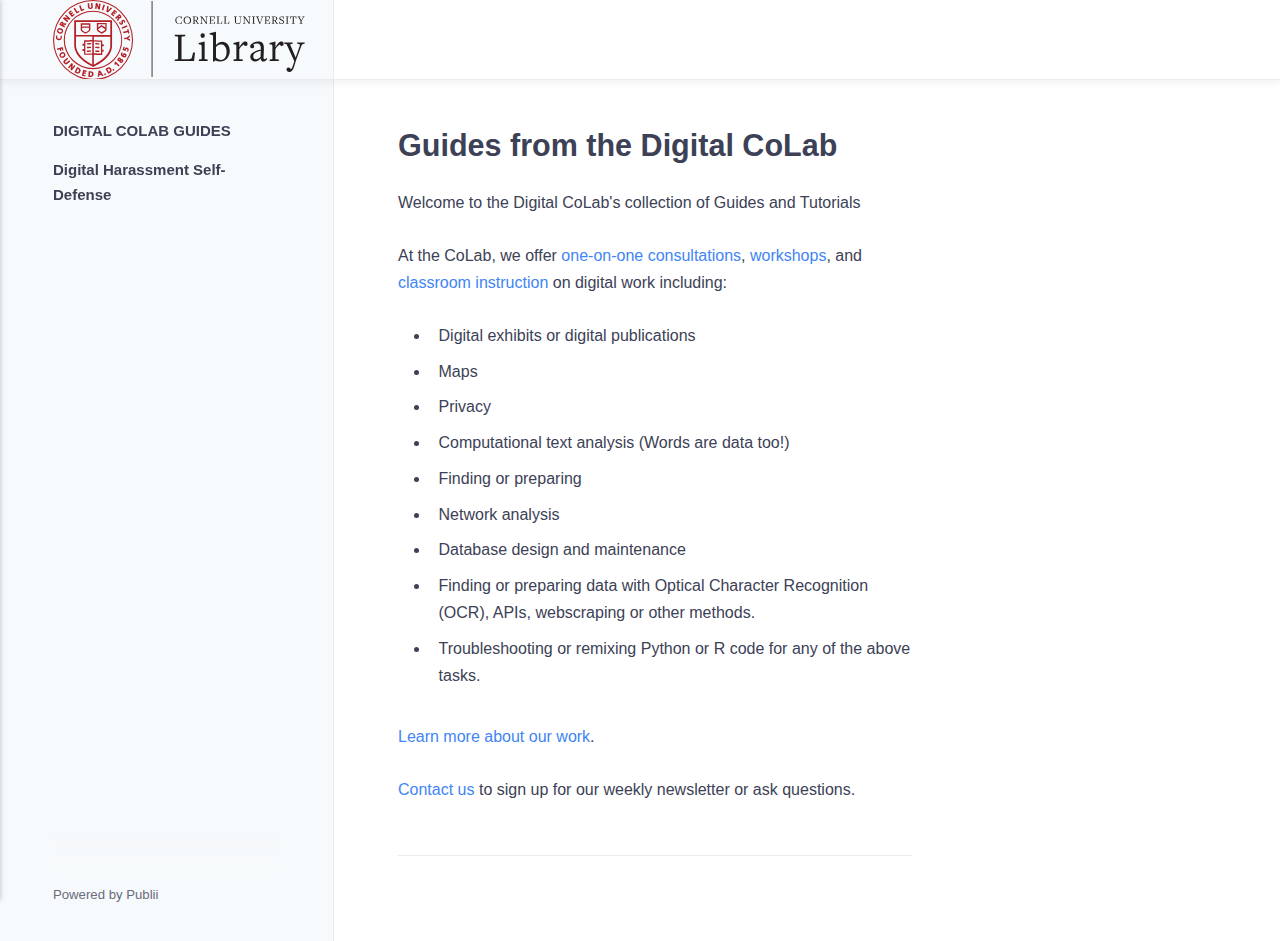
<file: index.html>
<!DOCTYPE html><html lang="en-us"><head><meta charset="utf-8"><meta http-equiv="X-UA-Compatible" content="IE=edge"><meta name="viewport" content="width=device-width,initial-scale=1"><title>Cornell CoLab&#x27;s Guides</title><meta name="generator" content="Publii Open-Source CMS for Static Site"><link rel="canonical" href="https://cornellcolab.github.io/guides/"><link rel="alternate" type="application/atom+xml" href="https://cornellcolab.github.io/guides/feed.xml"><link rel="alternate" type="application/json" href="https://cornellcolab.github.io/guides/feed.json"><meta property="og:title" content="Cornell CoLab's Guides"><meta property="og:image" content="https://cornellcolab.github.io/guides/media/website/Library_Web_Red-2.svg"><meta property="og:image:width" content="220"><meta property="og:image:height" content="69"><meta property="og:site_name" content="Cornell CoLab's Guides"><meta property="og:description" content=""><meta property="og:url" content="https://cornellcolab.github.io/guides/"><meta property="og:type" content="website"><link rel="stylesheet" href="https://cornellcolab.github.io/guides/assets/css/style.css?v=904dede48421f507afa42b80ecdb14a8"><link rel="stylesheet" href="https://cornellcolab.github.io/guides/assets/css/prism-dark.css?v=4cc85e12ca94c0614c9359a37eb69a0c"><script type="application/ld+json">{"@context":"http://schema.org","@type":"Organization","name":"Cornell CoLab's Guides","logo":"https://cornellcolab.github.io/guides/media/website/Library_Web_Red-2.svg","url":"https://cornellcolab.github.io/guides/"}</script></head><body><header class="top"><div class="top__logo"><a class="logo" href="https://cornellcolab.github.io/guides/"><img src="https://cornellcolab.github.io/guides/media/website/Library_Web_Red-2.svg" alt="Cornell CoLab&#x27;s Guides" width="220" height="69"></a></div><button class="navbar__toggle" aria-label="Menu" aria-haspopup="true" aria-expanded="false"><span class="navbar__toggle-box"><span class="navbar__toggle-inner">Menu</span></span></button></header><main class="main"><div class="main__left"><div class="main__left-inner"><div class="main__left-content"><article class="post post--on-frontpage"><header><h1 class="post__title">Guides from the Digital CoLab</h1></header><div class="post__entry"><p>Welcome to the Digital CoLab's collection of Guides and Tutorials</p><p>At the CoLab, we offer <a href="https://digitalscholarship.library.cornell.edu/contact">one-on-one consultations</a>, <a href="https://digitalscholarship.library.cornell.edu/education">workshops</a>, and <a href="https://digitalscholarship.library.cornell.edu/contact">classroom instruction</a> on digital work including:</p><ul><li>Digital exhibits or digital publications</li><li>Maps</li><li>Privacy</li><li>Computational text analysis (Words are data too!)</li><li>Finding or preparing</li><li>Network analysis</li><li>Database design and maintenance</li><li>Finding or preparing data with Optical Character Recognition (OCR), APIs, webscraping or other methods.</li><li>Troubleshooting or remixing Python or R code for any of the above tasks. </li></ul><p><a href="https://digitalscholarship.library.cornell.edu/about">Learn more about our work</a>.</p><p><a href="http://digitalscholarship.library.cornell.edu/contact">Contact us</a> to sign up for our weekly newsletter or ask questions.</p></div><footer><div class="post__footer-bottom"></div></footer></article></div></div></div><div class="main__right"><div class="main__right-inner"><nav class="navbar"><ul class="navbar__menu"><li><span class="is-separator">DIGITAL COLAB GUIDES</span></li><li><a href="https://cornellcolab.github.io/guides/harassment/" target="_self">Digital Harassment Self-Defense</a></li></ul></nav><div class="footer main__right-footer"><div class="footer__copy">Powered by Publii</div></div></div></div></main><footer class="footer"><div class="footer__wrap"><div class="footer__inner"><div class="footer__copy">Powered by Publii</div></div></div></footer><script>window.publiiThemeMenuConfig = {    
        mobileMenuMode: 'sidebar',        
        submenuWidth: 300,        
        mobileMenuExpandableSubmenus: true,
        isHoverMenu: false,
        ariaButtonAttribute: 'aria-expanded',
   };</script><script defer="defer" src="https://cornellcolab.github.io/guides/assets/js/scripts.min.js?v=2633843d0ec7bc1192485f15a75eb96d"></script><script>var images = document.querySelectorAll('img[loading]');

        for (var i = 0; i < images.length; i++) {
            if (images[i].complete) {
                images[i].classList.add('is-loaded');
            } else {
                images[i].addEventListener('load', function () {
                    this.classList.add('is-loaded');
                }, false);
            }
        }</script><script defer="defer" src="https://cornellcolab.github.io/guides/assets/js/prism.js?v=3f40a85448916137440d70109f6ef21e"></script><script defer="defer" src="https://cornellcolab.github.io/guides/assets/js/prism-line-numbers.min.js?v=13275d3ac10d7028cf6a6f5da276f68c"></script><script defer="defer" src="https://cornellcolab.github.io/guides/assets/js/clipboard.min.js?v=ad98572d415d2f2452845a6068a913c0"></script><script defer="defer" src="https://cornellcolab.github.io/guides/assets/js/prism-copy-to-clipboard.min.js?v=57b50bd6f44169b9bab177133c984653"></script></body></html>
</file>
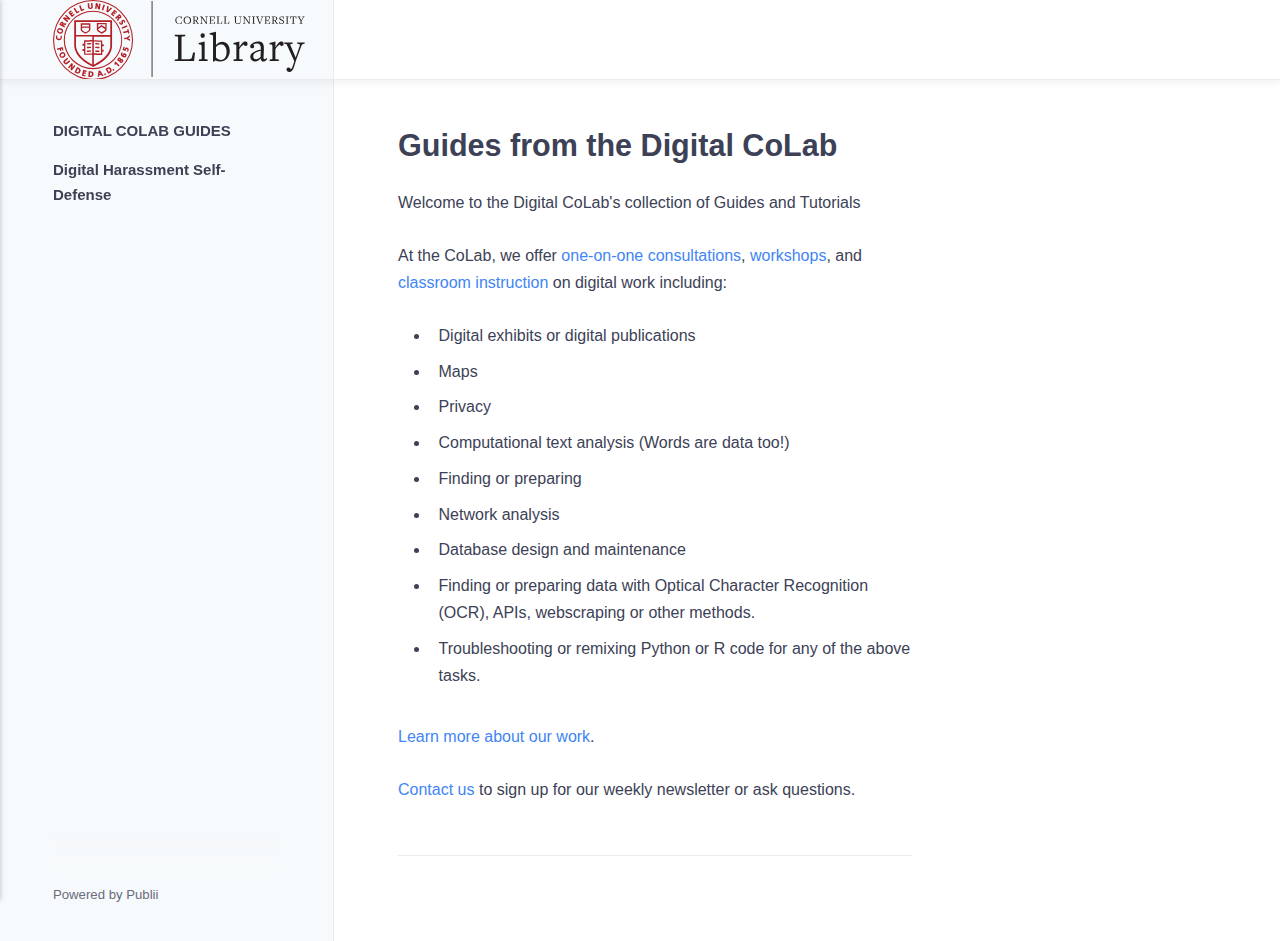
<file: guide/index.html>
<!DOCTYPE html><html lang="en-us"><head><meta charset="utf-8"><meta http-equiv="X-UA-Compatible" content="IE=edge"><meta name="viewport" content="width=device-width,initial-scale=1"><title>Guides from the Digital CoLab - Cornell CoLab&#x27;s Guides</title><meta name="description" content="Welcome to the Digital CoLab's collection of Guides and Tutorials At the CoLab, we offer one-on-one consultations, workshops, and classroom instruction on digital work including:&hellip;"><meta name="generator" content="Publii Open-Source CMS for Static Site"><link rel="canonical" href="https://cornellcolab.github.io/guides/guide/"><link rel="alternate" type="application/atom+xml" href="https://cornellcolab.github.io/guides/feed.xml"><link rel="alternate" type="application/json" href="https://cornellcolab.github.io/guides/feed.json"><meta property="og:title" content="Guides from the Digital CoLab"><meta property="og:image" content="https://cornellcolab.github.io/guides/media/website/Library_Web_Red-2.svg"><meta property="og:image:width" content="220"><meta property="og:image:height" content="69"><meta property="og:site_name" content="Cornell CoLab's Guides"><meta property="og:description" content="Welcome to the Digital CoLab's collection of Guides and Tutorials At the CoLab, we offer one-on-one consultations, workshops, and classroom instruction on digital work including:&hellip;"><meta property="og:url" content="https://cornellcolab.github.io/guides//guide/"><meta property="og:type" content="article"><link rel="stylesheet" href="https://cornellcolab.github.io/guides/assets/css/style.css?v=904dede48421f507afa42b80ecdb14a8"><link rel="stylesheet" href="https://cornellcolab.github.io/guides/assets/css/prism-dark.css?v=4cc85e12ca94c0614c9359a37eb69a0c"><script type="application/ld+json">{"@context":"http://schema.org","@type":"Article","mainEntityOfPage":{"@type":"WebPage","@id":"https://cornellcolab.github.io/guides/guide/"},"headline":"Guides from the Digital CoLab","datePublished":"2022-10-16T18:36-04:00","dateModified":"2022-10-18T12:37-04:00","image":{"@type":"ImageObject","url":"https://cornellcolab.github.io/guides/media/website/Library_Web_Red-2.svg","height":69,"width":220},"description":"Welcome to the Digital CoLab's collection of Guides and Tutorials At the CoLab, we offer one-on-one consultations, workshops, and classroom instruction on digital work including:&hellip;","author":{"@type":"Person","name":"The Digital CoLab at Cornell University Library","url":"https://cornellcolab.github.io/guides/authors/the-digital-colab-at-cornell-university-library/"},"publisher":{"@type":"Organization","name":"The Digital CoLab at Cornell University Library","logo":{"@type":"ImageObject","url":"https://cornellcolab.github.io/guides/media/website/Library_Web_Red-2.svg","height":69,"width":220}}}</script></head><body><header class="top"><div class="top__logo"><a class="logo" href="https://cornellcolab.github.io/guides/"><img src="https://cornellcolab.github.io/guides/media/website/Library_Web_Red-2.svg" alt="Cornell CoLab&#x27;s Guides" width="220" height="69"></a></div><button class="navbar__toggle" aria-label="Menu" aria-haspopup="true" aria-expanded="false"><span class="navbar__toggle-box"><span class="navbar__toggle-inner">Menu</span></span></button></header><main class="main"><div class="main__left"><div class="main__left-inner"><div class="main__left-content"><article class="post"><header><h1 class="post__title">Guides from the Digital CoLab</h1></header><div class="post__entry"><p>Welcome to the Digital CoLab's collection of Guides and Tutorials</p><p>At the CoLab, we offer <a href="https://digitalscholarship.library.cornell.edu/contact">one-on-one consultations</a>, <a href="https://digitalscholarship.library.cornell.edu/education">workshops</a>, and <a href="https://digitalscholarship.library.cornell.edu/contact">classroom instruction</a> on digital work including:</p><ul><li>Digital exhibits or digital publications</li><li>Maps</li><li>Privacy</li><li>Computational text analysis (Words are data too!)</li><li>Finding or preparing</li><li>Network analysis</li><li>Database design and maintenance</li><li>Finding or preparing data with Optical Character Recognition (OCR), APIs, webscraping or other methods.</li><li>Troubleshooting or remixing Python or R code for any of the above tasks. </li></ul><p><a href="https://digitalscholarship.library.cornell.edu/about">Learn more about our work</a>.</p><p><a href="http://digitalscholarship.library.cornell.edu/contact">Contact us</a> to sign up for our weekly newsletter or ask questions.</p></div><footer><div class="post__footer-bottom"></div></footer></article></div></div></div><div class="main__right"><div class="main__right-inner"><nav class="navbar"><ul class="navbar__menu"><li><span class="is-separator">DIGITAL COLAB GUIDES</span></li><li><a href="https://cornellcolab.github.io/guides/harassment/" target="_self">Digital Harassment Self-Defense</a></li></ul></nav><div class="footer main__right-footer"><div class="footer__copy">Powered by Publii</div></div></div></div></main><footer class="footer"><div class="footer__wrap"><div class="footer__inner"><div class="footer__copy">Powered by Publii</div></div></div></footer><script>window.publiiThemeMenuConfig = {    
        mobileMenuMode: 'sidebar',        
        submenuWidth: 300,        
        mobileMenuExpandableSubmenus: true,
        isHoverMenu: false,
        ariaButtonAttribute: 'aria-expanded',
   };</script><script defer="defer" src="https://cornellcolab.github.io/guides/assets/js/scripts.min.js?v=2633843d0ec7bc1192485f15a75eb96d"></script><script>var images = document.querySelectorAll('img[loading]');

        for (var i = 0; i < images.length; i++) {
            if (images[i].complete) {
                images[i].classList.add('is-loaded');
            } else {
                images[i].addEventListener('load', function () {
                    this.classList.add('is-loaded');
                }, false);
            }
        }</script><script defer="defer" src="https://cornellcolab.github.io/guides/assets/js/prism.js?v=3f40a85448916137440d70109f6ef21e"></script><script defer="defer" src="https://cornellcolab.github.io/guides/assets/js/prism-line-numbers.min.js?v=13275d3ac10d7028cf6a6f5da276f68c"></script><script defer="defer" src="https://cornellcolab.github.io/guides/assets/js/clipboard.min.js?v=ad98572d415d2f2452845a6068a913c0"></script><script defer="defer" src="https://cornellcolab.github.io/guides/assets/js/prism-copy-to-clipboard.min.js?v=57b50bd6f44169b9bab177133c984653"></script></body></html>
</file>
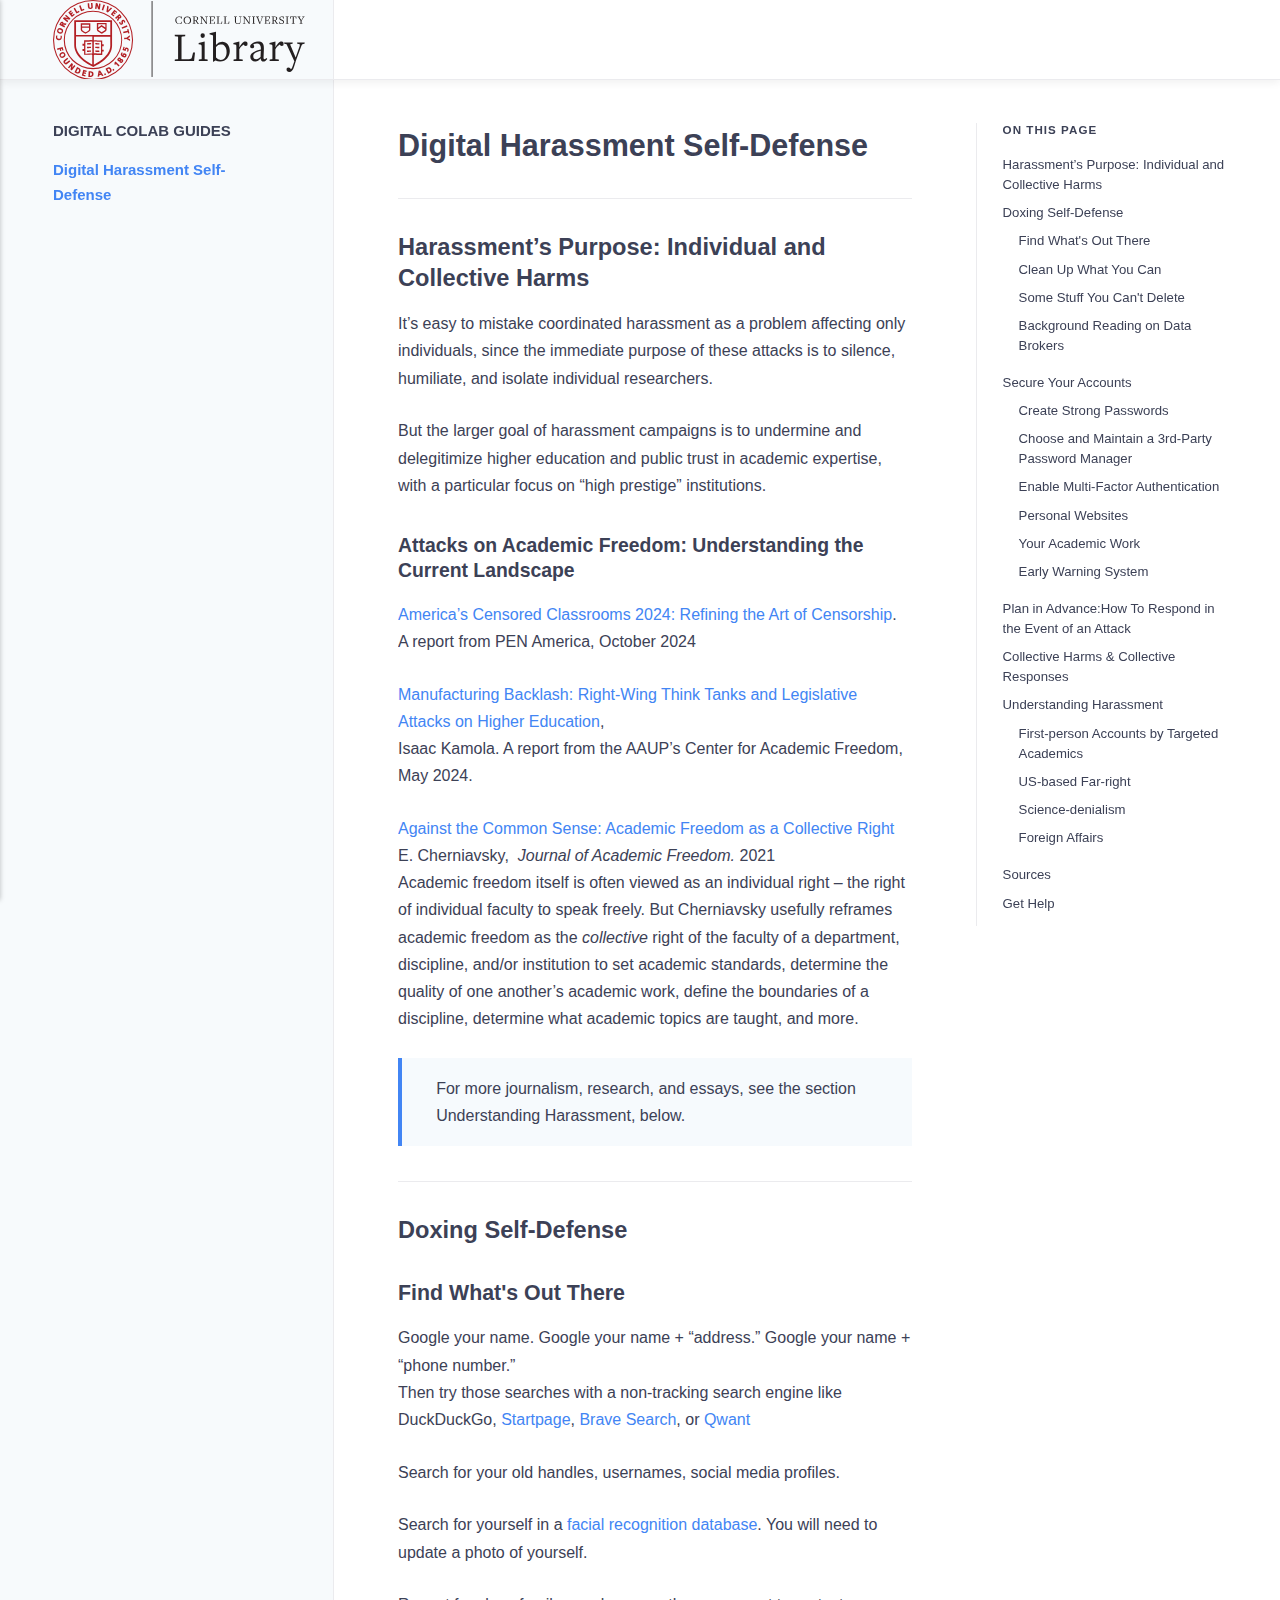
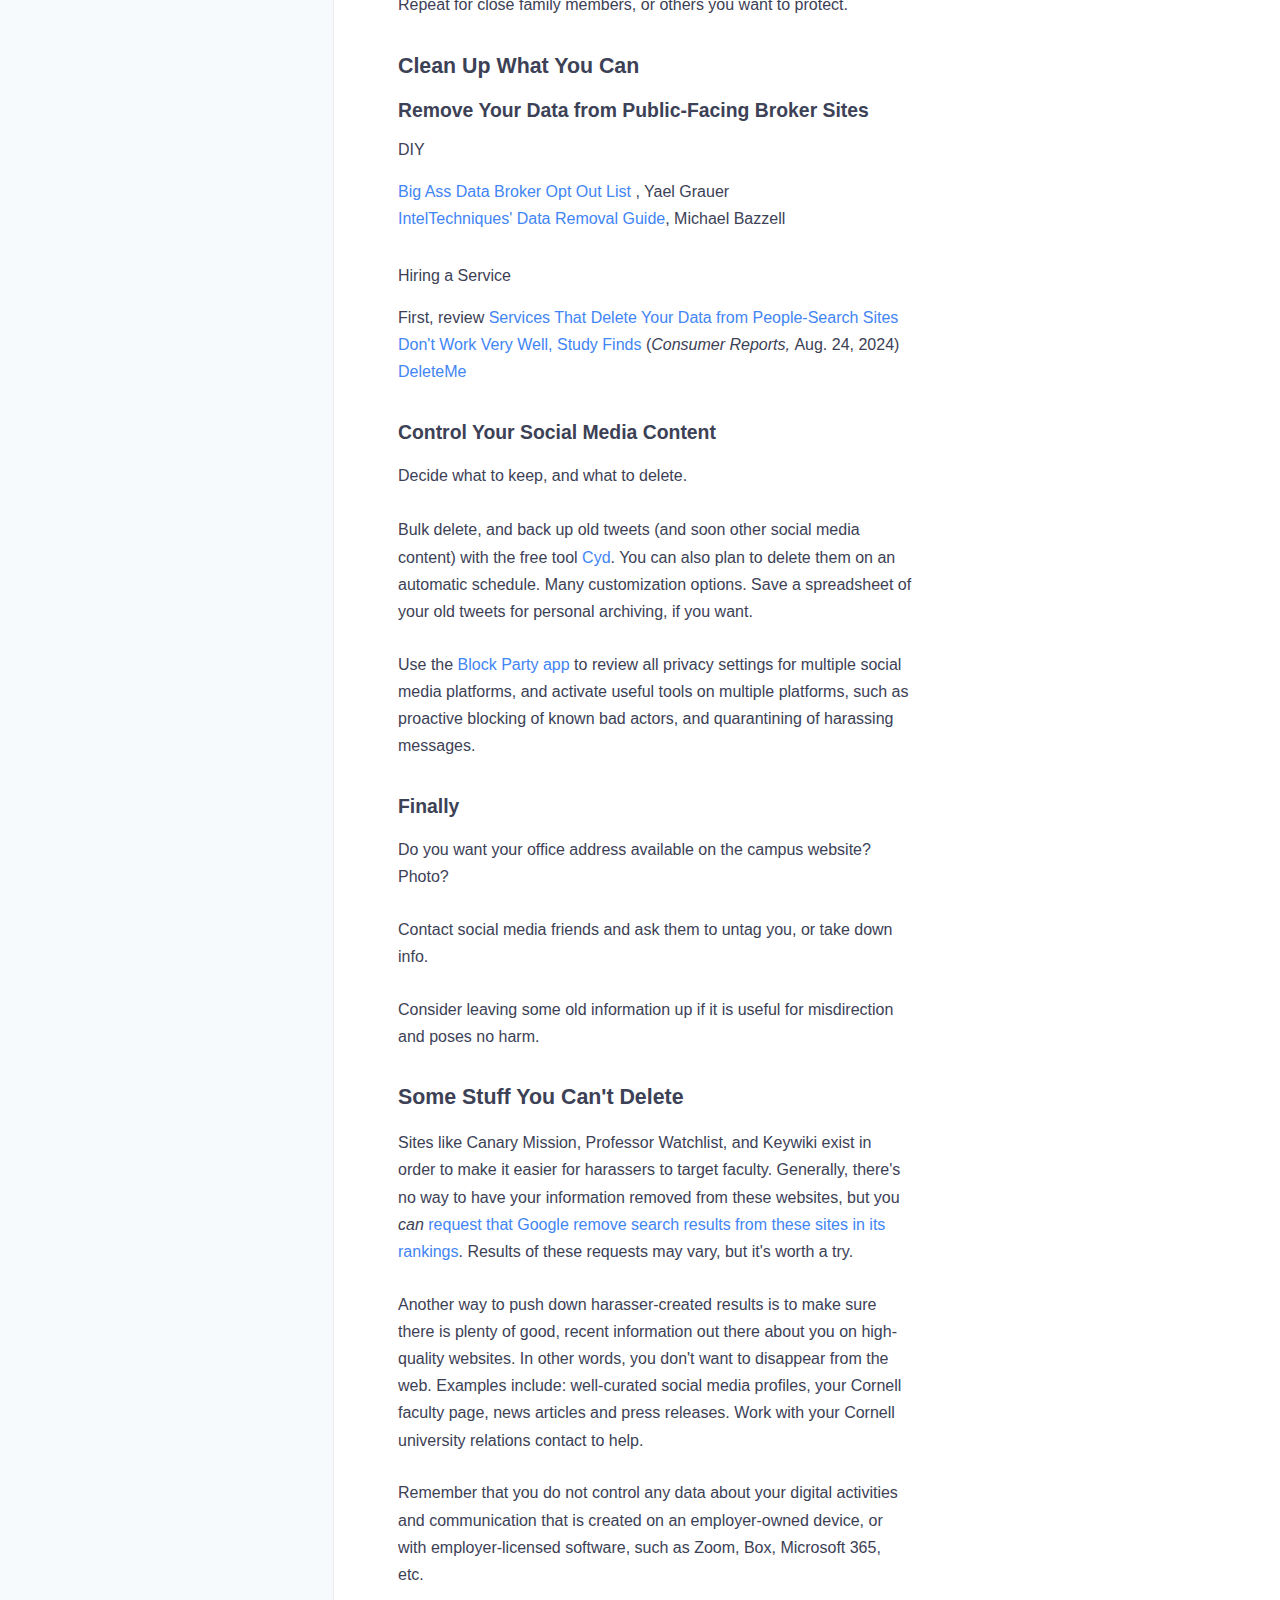
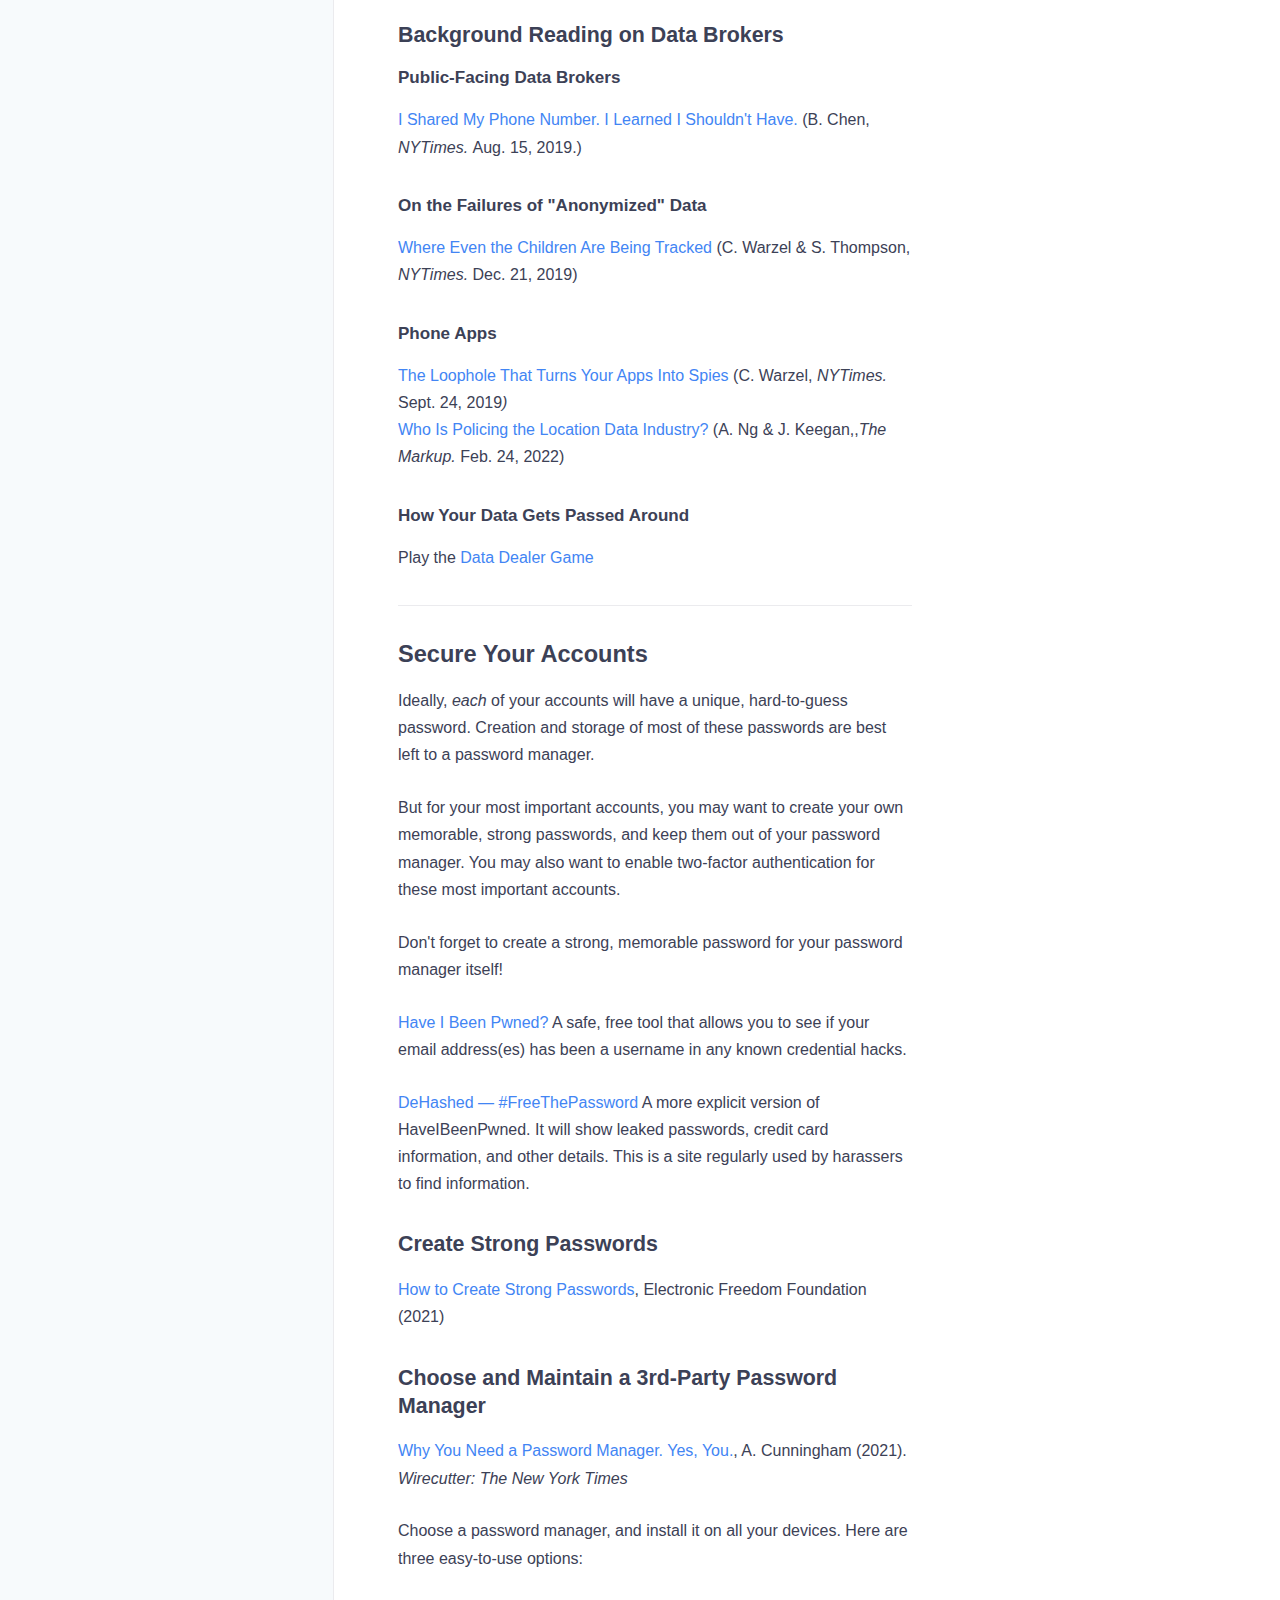
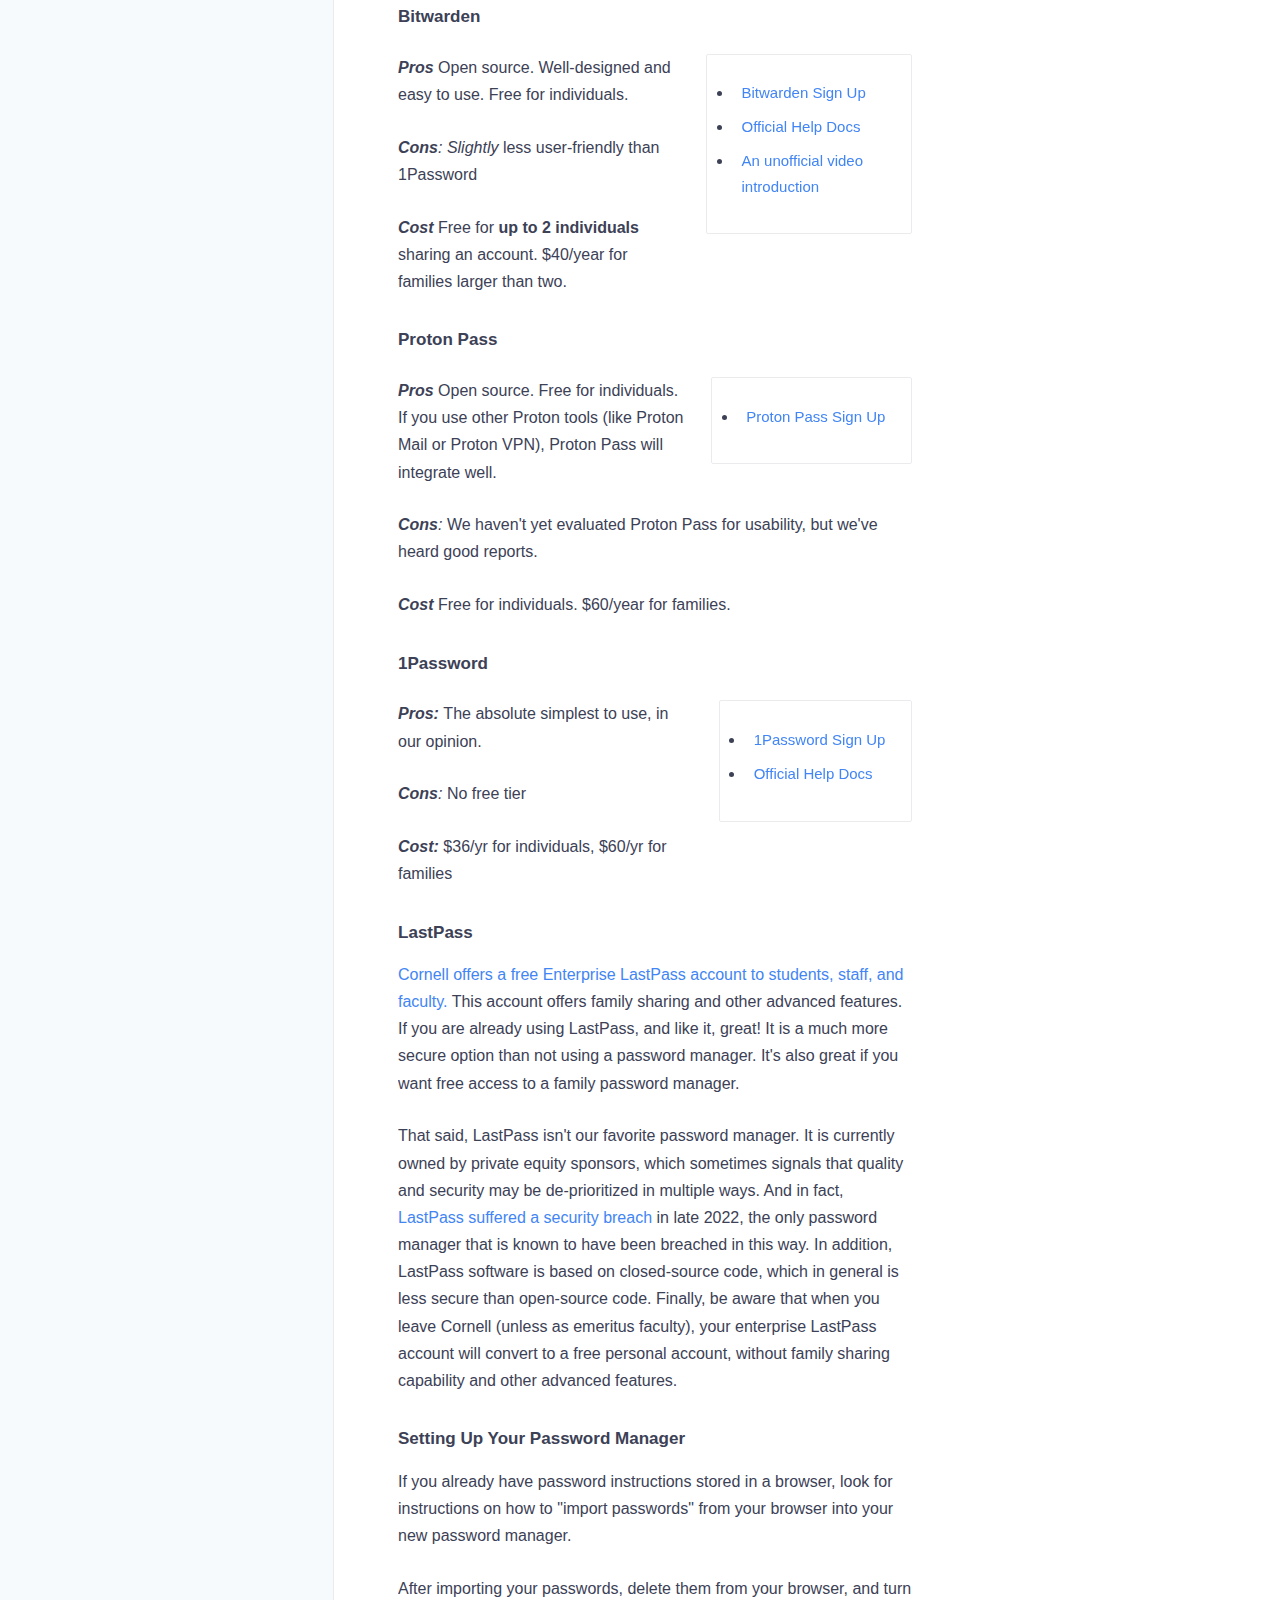
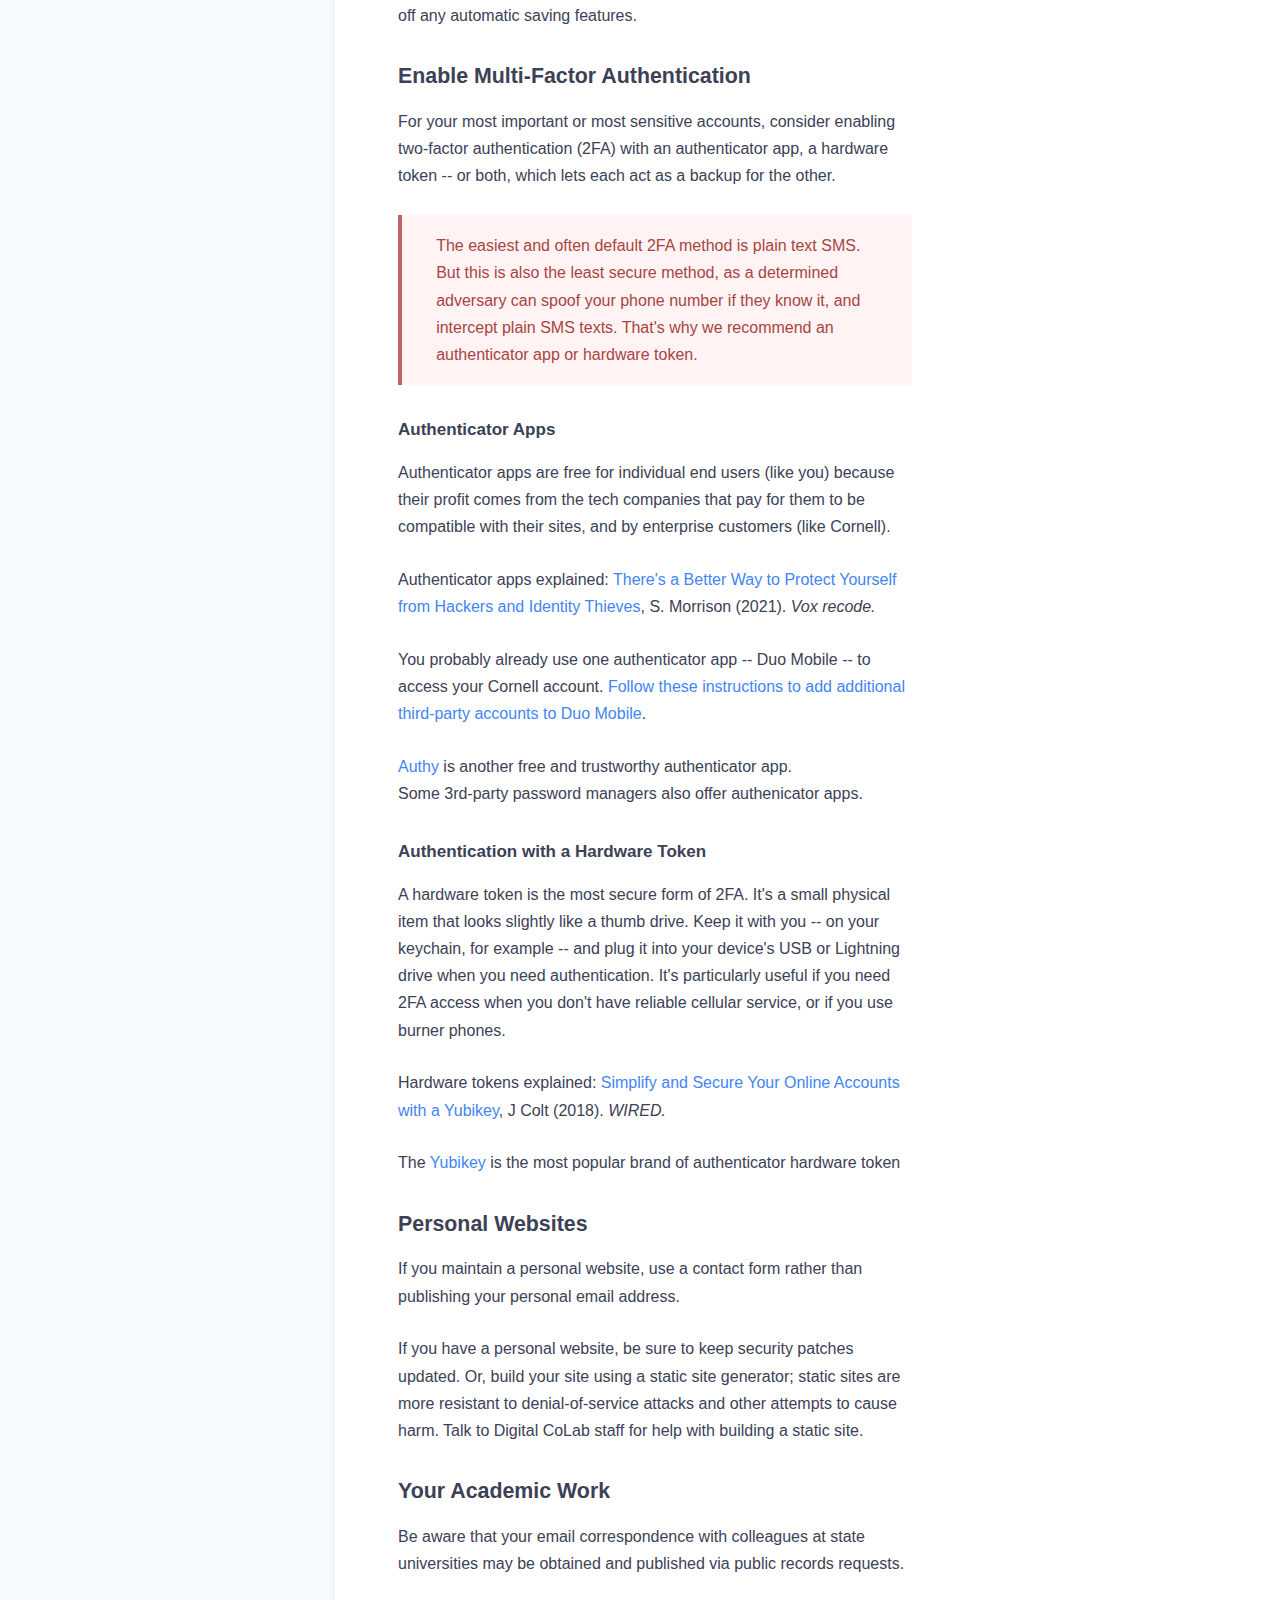
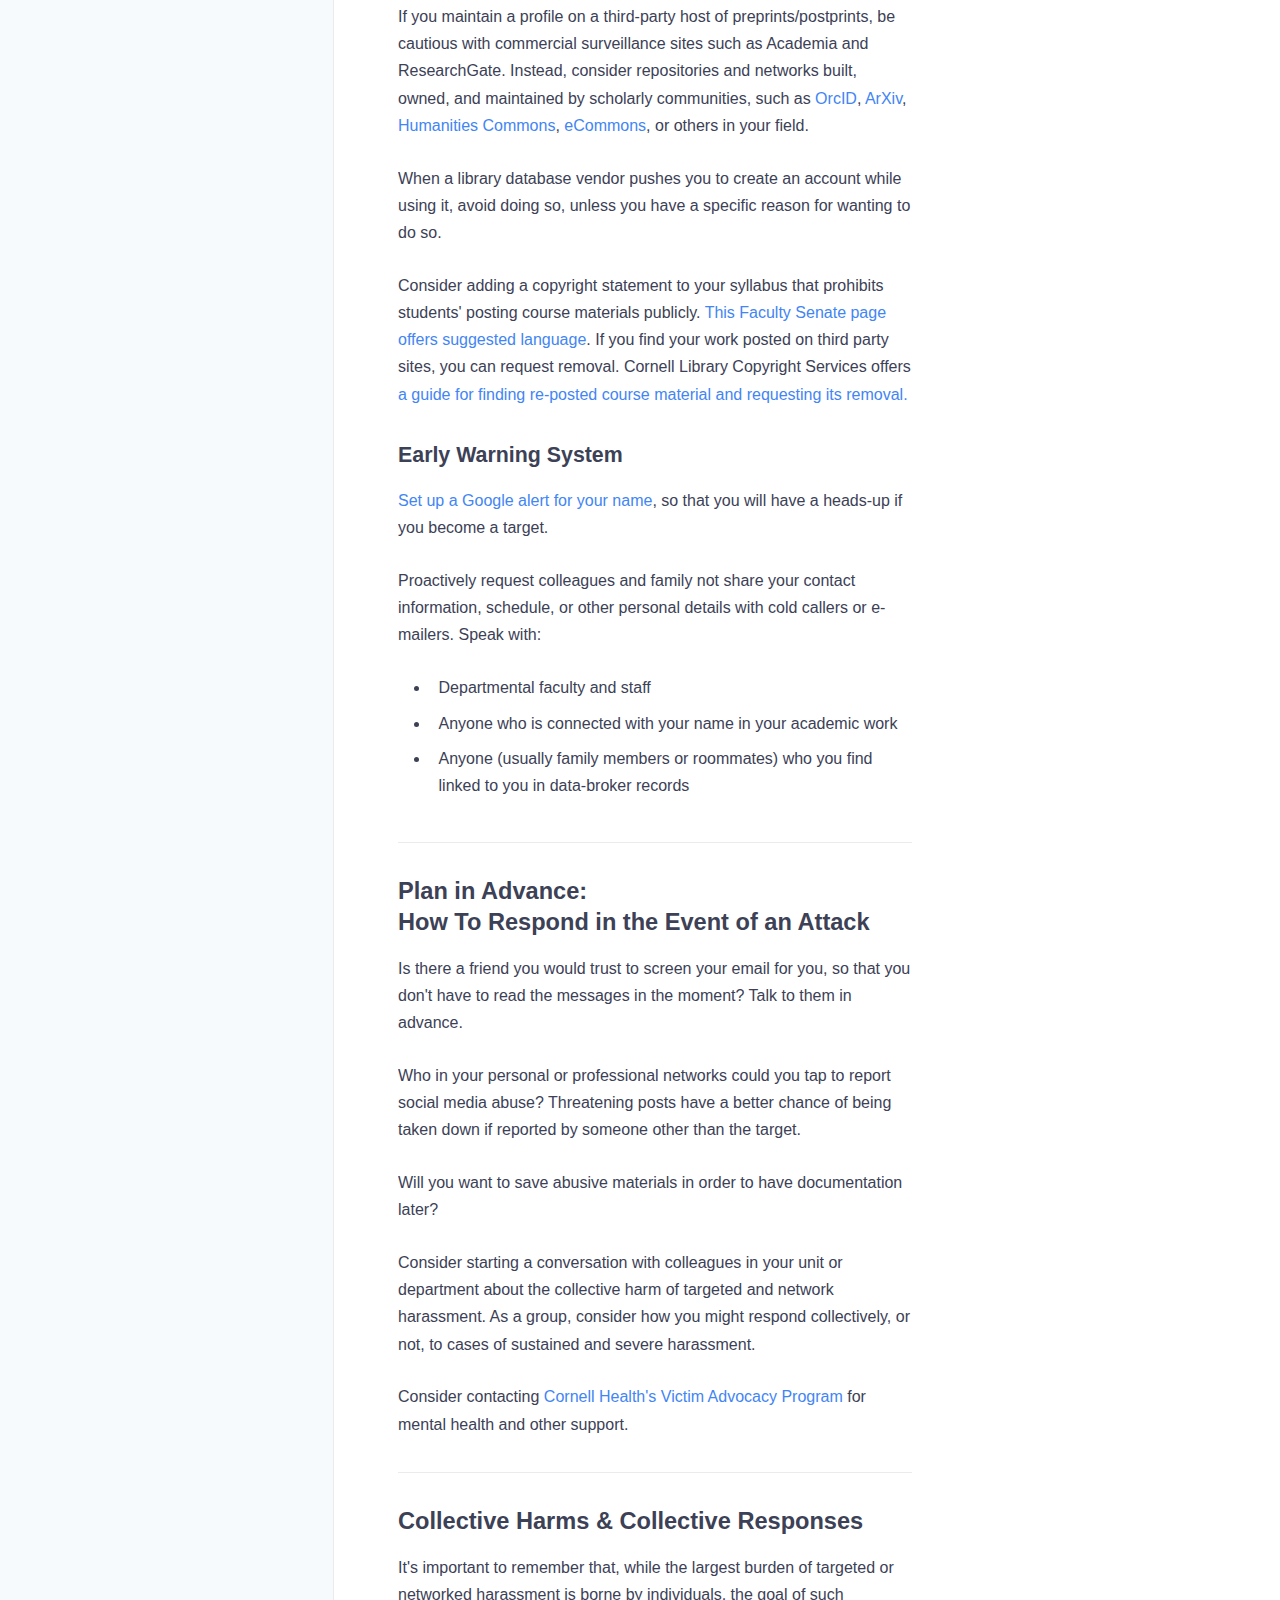
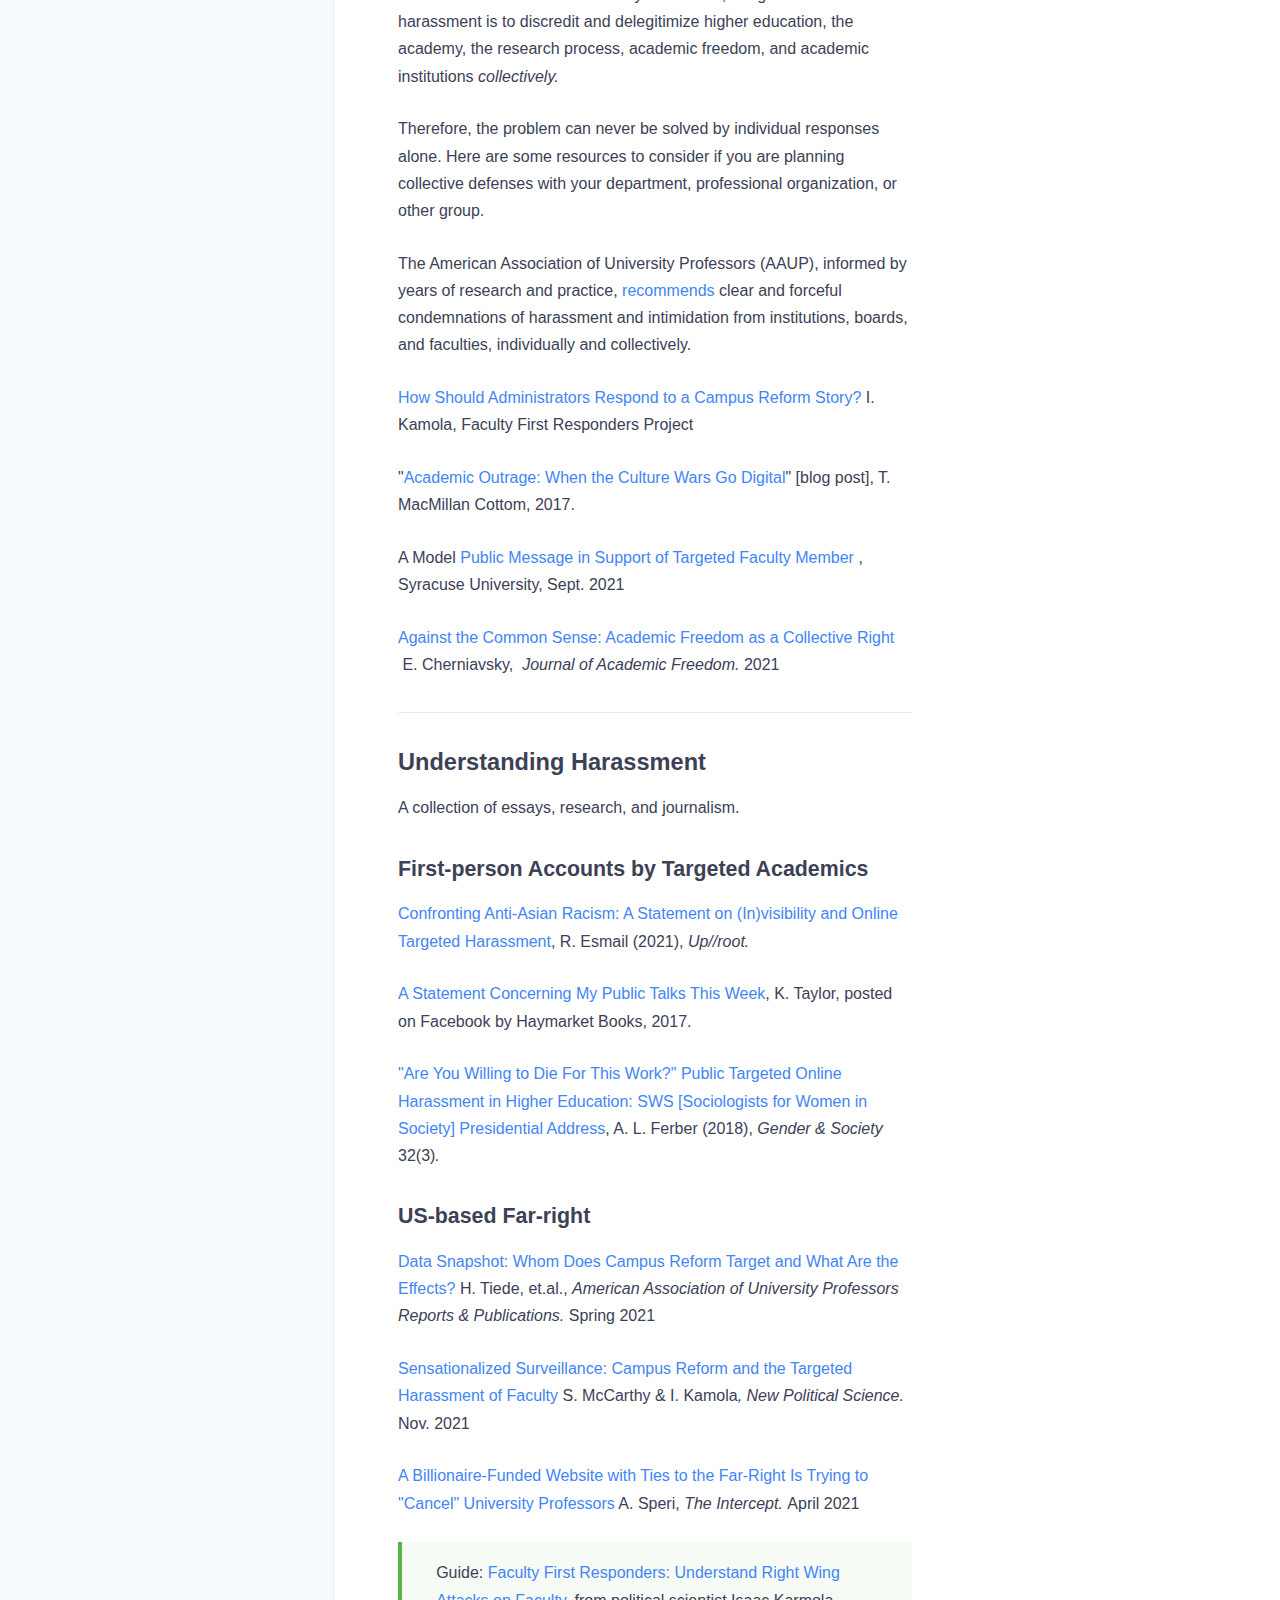
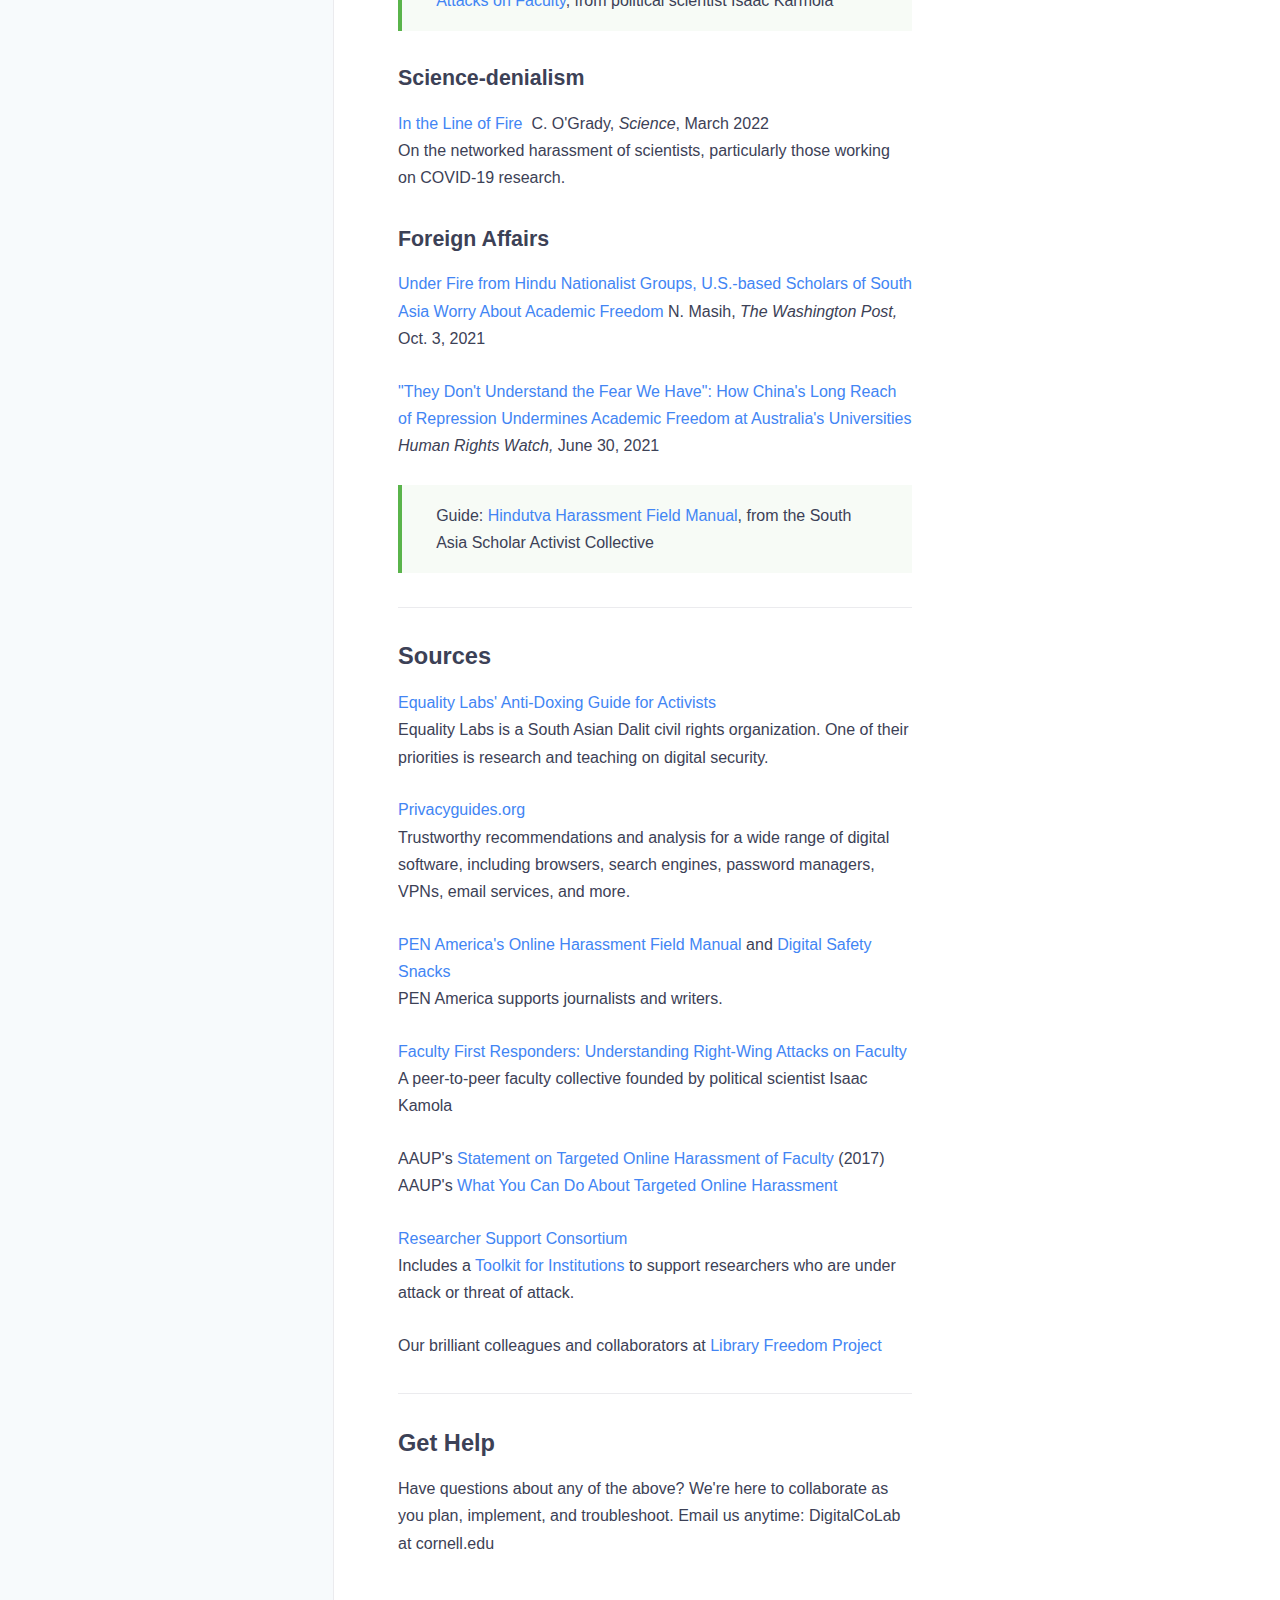
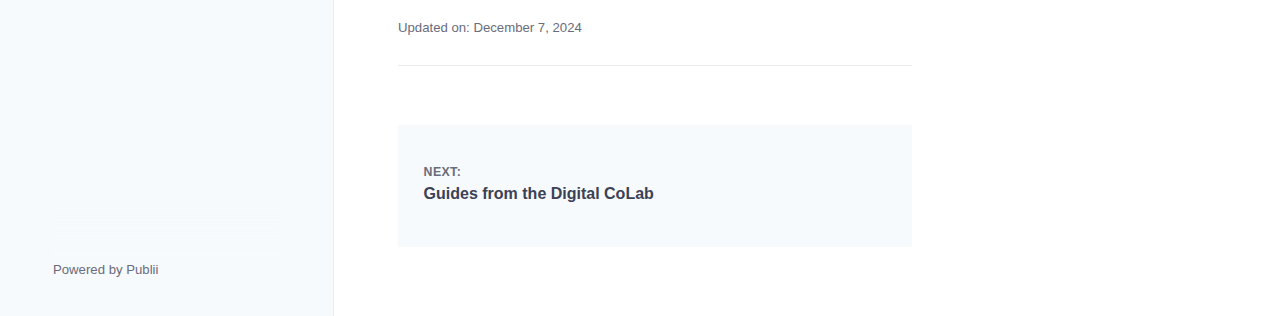
<file: harassment/index.html>
<!DOCTYPE html><html lang="en-us"><head><meta charset="utf-8"><meta http-equiv="X-UA-Compatible" content="IE=edge"><meta name="viewport" content="width=device-width,initial-scale=1"><title>Digital Harassment Self-Defense - Cornell CoLab&#x27;s Guides</title><meta name="description" content="Harassment’s Purpose: Individual and Collective Harms It’s easy to mistake coordinated harassment as a problem affecting only individuals, since the immediate purpose of these attacks&hellip;"><meta name="generator" content="Publii Open-Source CMS for Static Site"><link rel="canonical" href="https://cornellcolab.github.io/guides/harassment/"><link rel="alternate" type="application/atom+xml" href="https://cornellcolab.github.io/guides/feed.xml"><link rel="alternate" type="application/json" href="https://cornellcolab.github.io/guides/feed.json"><meta property="og:title" content="Digital Harassment Self-Defense"><meta property="og:image" content="https://cornellcolab.github.io/guides/media/website/Library_Web_Red-2.svg"><meta property="og:image:width" content="220"><meta property="og:image:height" content="69"><meta property="og:site_name" content="Cornell CoLab's Guides"><meta property="og:description" content="Harassment’s Purpose: Individual and Collective Harms It’s easy to mistake coordinated harassment as a problem affecting only individuals, since the immediate purpose of these attacks&hellip;"><meta property="og:url" content="https://cornellcolab.github.io/guides//harassment/"><meta property="og:type" content="article"><link rel="stylesheet" href="https://cornellcolab.github.io/guides/assets/css/style.css?v=904dede48421f507afa42b80ecdb14a8"><link rel="stylesheet" href="https://cornellcolab.github.io/guides/assets/css/prism-dark.css?v=4cc85e12ca94c0614c9359a37eb69a0c"><script type="application/ld+json">{"@context":"http://schema.org","@type":"Article","mainEntityOfPage":{"@type":"WebPage","@id":"https://cornellcolab.github.io/guides/harassment/"},"headline":"Digital Harassment Self-Defense","datePublished":"2022-10-11T21:52-04:00","dateModified":"2024-12-07T19:13-05:00","image":{"@type":"ImageObject","url":"https://cornellcolab.github.io/guides/media/website/Library_Web_Red-2.svg","height":69,"width":220},"description":"Harassment’s Purpose: Individual and Collective Harms It’s easy to mistake coordinated harassment as a problem affecting only individuals, since the immediate purpose of these attacks&hellip;","author":{"@type":"Person","name":"The Digital CoLab at Cornell University Library","url":"https://cornellcolab.github.io/guides/authors/the-digital-colab-at-cornell-university-library/"},"publisher":{"@type":"Organization","name":"The Digital CoLab at Cornell University Library","logo":{"@type":"ImageObject","url":"https://cornellcolab.github.io/guides/media/website/Library_Web_Red-2.svg","height":69,"width":220}}}</script></head><body><header class="top"><div class="top__logo"><a class="logo" href="https://cornellcolab.github.io/guides/"><img src="https://cornellcolab.github.io/guides/media/website/Library_Web_Red-2.svg" alt="Cornell CoLab&#x27;s Guides" width="220" height="69"></a></div><button class="navbar__toggle" aria-label="Menu" aria-haspopup="true" aria-expanded="false"><span class="navbar__toggle-box"><span class="navbar__toggle-inner">Menu</span></span></button></header><main class="main"><div class="main__left"><div class="main__left-inner"><div class="main__left-content"><article class="post"><header><h1 class="post__title">Digital Harassment Self-Defense</h1></header><div class="post__entry"><h2><strong>Harassment’s Purpose: Individual </strong><strong>and</strong><strong> Collective Harms</strong></h2><p><span style="font-weight: 400;">It’s easy to mistake coordinated harassment as a problem affecting only individuals, since the immediate purpose of these attacks is to silence, humiliate, and isolate individual researchers.</span></p><p><span style="font-weight: 400;">But the larger goal of harassment campaigns is to undermine and delegitimize higher education and public trust in academic expertise, with a particular focus on “high prestige” institutions. </span></p><h4>Attacks on Academic Freedom: Understanding the Current Landscape</h4><p><a href="https://pen.org/report/americas-censored-classrooms-2024/"><span style="font-weight: 400;">America’s Censored Classrooms 2024: Refining the Art of Censorship</span></a><span style="font-weight: 400;">.<br></span><span style="font-weight: 400;">A report from PEN America, October 2024</span></p><p><a href="https://www.aaup.org/article/manufacturing-backlash"><span style="font-weight: 400;">Manufacturing Backlash: Right-Wing Think Tanks and Legislative Attacks on Higher Education</span></a><span style="font-weight: 400;">,<br>Isaac Kamola. A report from the AAUP’s Center for Academic Freedom, May 2024.</span></p><p><a href="https://www.aaup.org/sites/default/files/Cherniavsky-.pdf"><span style="font-weight: 400;">Against the Common Sense: Academic Freedom as a Collective Right</span></a><span style="font-weight: 400;"> </span><span style="font-weight: 400;"> <br>E. Cherniavsky,  </span><i><span style="font-weight: 400;">Journal of Academic Freedom. </span></i><span style="font-weight: 400;">2021<br></span><span style="font-weight: 400;">Academic freedom itself is often viewed as an individual right – the right of individual faculty to speak freely. But Cherniavsky usefully reframes academic freedom as the </span><i><span style="font-weight: 400;">collective</span></i><span style="font-weight: 400;"> right of the faculty of a department, discipline, and/or institution to set academic standards, determine the quality of one another’s academic work, define the boundaries of a discipline, determine what academic topics are taught, and more. </span></p><p class="msg msg--info">For more journalism, research, and essays, see the section Understanding Harassment, below. </p><h2>Doxing Self-Defense</h2><h3>Find What's Out There </h3><p><span style="font-weight: 400;">Google your name. Google your name + “address.” Google your name + “phone number.”<br>Then try those searches with a non-tracking search engine like DuckDuckGo, <a href="https://www.startpage.com/">Startpage</a>, <a href="https://search.brave.com/">Brave Search</a>, or <a href="https://www.qwant.com/">Qwant</a></span></p><p><span style="font-weight: 400;">Search for your old handles, usernames, social media profiles. </span></p><p><span style="font-weight: 400;">Search for yourself in a <a href="https://pimeyes.com/en">facial recognition database</a>. You will need to update a photo of yourself. </span></p><p><span style="font-weight: 400;">Repeat for close family members, or others you want to protect.</span></p><h3>Clean Up What You Can</h3><h4>Remove Your Data from Public-Facing Broker Sites</h4><h6><span style="font-weight: 400;">DIY</span></h6><p><span style="font-weight: 400;"><a href="https://github.com/yaelwrites/Big-Ass-Data-Broker-Opt-Out-List">Big Ass Data Broker Opt Out List </a>, Yael Grauer </span><br><a href="https://inteltechniques.com/workbook.html"><span style="font-weight: 400;">IntelTechniques' Data Removal Guide</span></a><a></a>, Michael Bazzell</p><h6><span style="font-weight: 400;">Hiring a Service</span></h6><p>First, review <a href="https://www.consumerreports.org/electronics/personal-information/services-that-delete-data-from-people-search-sites-review-a2705843415/">Services That Delete Your Data from People-Search Sites Don't Work Very Well, Study Finds</a> (<em>Consumer Reports, </em>Aug. 24, 2024)<br><a href="https://joindeleteme.com/"><span style="font-weight: 400;">DeleteMe</span></a></p><h4>Control Your Social Media Content</h4><p>Decide what to keep, and what to delete.<br><br>Bulk delete, and back up old tweets (and soon other social media content) with the free tool <a href="https://cyd.social/">Cyd</a>. You can also plan to delete them on an automatic schedule. Many customization options. Save a spreadsheet of your old tweets for personal archiving, if you want.</p><p>Use the <a href="https://www.blockpartyapp.com/" target="_blank" rel="noopener noreferrer">Block Party app</a> to review all privacy settings for multiple social media platforms, and activate useful tools on multiple platforms, such as proactive blocking of known bad actors, and quarantining of harassing messages.</p><h4>Finally</h4><p><span style="font-weight: 400;">Do you want your office address available on the campus website? Photo? </span></p><p><span style="font-weight: 400;">Contact social media friends and ask them to untag you, or take down info.</span></p><p><span style="font-weight: 400;">Consider leaving some old information up if it is useful for misdirection and poses no harm. </span></p><h3>Some Stuff You Can't Delete</h3><p><span style="font-weight: 400;">Sites like Canary Mission, Professor Watchlist, and Keywiki exist in order to make it easier for harassers to target faculty. Generally, there's no way to have your information removed from these websites, but you <em>can</em> <a href="https://support.google.com/websearch/answer/9673730?hl=en">request that Google remove search results from these sites in its rankings</a>. Results of these requests may vary, but it's worth a try. </span></p><p>Another way to push down harasser-created results is to make sure there is plenty of good, recent information out there about you on high-quality websites. In other words, you don't want to disappear from the web. Examples include: well-curated social media profiles, your Cornell faculty page, news articles and press releases. Work with your Cornell university relations contact to help. </p><p>Remember that you do not control any data about your digital activities and communication that is created on an employer-owned device, or with employer-licensed software, such as Zoom, Box, Microsoft 365, etc. </p><h3>Background Reading on Data Brokers</h3><h5><strong>Public-Facing Data Brokers</strong></h5><p><a href="https://www.nytimes.com/2019/08/15/technology/personaltech/i-shared-my-phone-number-i-learned-i-shouldnt-have.html">I Shared My Phone Number. I Learned I Shouldn't Have.</a> (B. Chen, <em>NYTimes. </em>Aug. 15, 2019.)</p><h5><strong>On the Failures of "Anonymized" Data</strong></h5><p><a href="https://www.nytimes.com/interactive/2019/12/21/opinion/pasadena-smartphone-spying.html">Where Even the Children Are Being Tracked</a> (C. Warzel &amp; S. Thompson, <em>NYTimes. </em>Dec. 21, 2019)</p><h5><strong>Phone Apps</strong></h5><p><a href="https://www.nytimes.com/2019/09/24/opinion/facebook-google-apps-data.html">The Loophole That Turns Your Apps Into Spies</a> (C. Warzel, <em>NYTimes. </em>Sept. 24, 2019<em>)</em><br><a href="https://themarkup.org/ask-the-markup/2022/02/24/who-is-policing-the-location-data-industry#2022-app-store-illustrated-explainer_numbered-list">Who Is Policing the Location Data Industry?</a> (A. Ng &amp; J. Keegan,,<em>The Markup. </em>Feb. 24, 2022)</p><h5>How Your Data Gets Passed Around </h5><p>Play the <a href="https://datadealer.com/play/" target="_blank" rel="noopener noreferrer">Data Dealer Game</a></p><h2>Secure Your Accounts</h2><p>Ideally, <em>each</em> of your accounts will have a unique, hard-to-guess password. Creation and storage of most of these passwords are best left to a password manager.</p><p>But for your most important accounts, you may want to create your own memorable, strong passwords, and keep them out of your password manager. You may also want to enable two-factor authentication for these most important accounts. </p><p>Don't forget to create a strong, memorable password for your password manager itself!</p><p><a href="https://haveibeenpwned.com/">Have I Been Pwned?</a> A safe, free tool that allows you to see if your email address(es) has been a username in any known credential hacks.</p><p><a href="https://dehashed.com/"><span style="font-weight: 400;">DeHashed — #FreeThePassword</span></a><span style="font-weight: 400;"> A more explicit version of HaveIBeenPwned. It will show leaked passwords, credit card information, and other details. This is a site regularly used by harassers to find information.</span></p><h3>Create Strong Passwords</h3><p><a href="https://ssd.eff.org/en/module/creating-strong-passwords">How to Create Strong Passwords</a>, Electronic Freedom Foundation (2021)</p><h3>Choose and Maintain a 3rd-Party Password Manager</h3><p><a href="https://www.nytimes.com/wirecutter/blog/why-you-need-a-password-manager-yes-you/">Why You Need a Password Manager. Yes, You.</a>, A. Cunningham (2021). <em>Wirecutter: The New York Times</em></p><p>Choose a password manager, and install it on all your devices. Here are three easy-to-use options:</p><h5>Bitwarden</h5><aside class="post__note"><ul><li><a href="https://bitwarden.com/">Bitwarden Sign Up</a></li><li><a href="https://bitwarden.com/help/">Official Help Docs</a></li><li><a href="https://www.youtube.com/watch?v=qzuut0-noHk">An unofficial video introduction</a></li></ul></aside><p><em><strong>Pros</strong></em><em> </em>Open source. Well-designed and easy to use. Free for individuals.</p><p><em><strong>Cons</strong></em><em>: Slightly</em> less user-friendly than 1Password</p><p><em><strong>Cost </strong></em>Free for <strong>up to 2 individuals </strong>sharing an account. $40/year for families larger than two.</p><h5>Proton Pass</h5><aside class="post__note"><ul><li><a href="https://proton.me/pass">Proton Pass Sign Up</a></li></ul></aside><p><em><strong>Pros</strong></em><em> </em>Open source. Free for individuals. If you use other Proton tools (like Proton Mail or Proton VPN), Proton Pass will integrate well. </p><p><em><strong>Cons</strong></em><em>: </em>We haven't yet evaluated Proton Pass for usability, but we've heard good reports.</p><p><em><strong>Cost </strong></em>Free for individuals. $60/year for families.</p><h5>1Password</h5><aside class="post__note"><ul><li><a href="https://1password.com/">1Password Sign Up</a></li><li><a href="https://support.1password.com/">Official Help Docs</a></li></ul></aside><p><em><strong>Pros:</strong></em><em> </em>The absolute simplest to use, in our opinion.</p><p><em><strong>Cons</strong></em><em>: </em>No free tier</p><p><em><strong>Cost: </strong></em>$36/yr for individuals, $60/yr for families</p><h5>LastPass</h5><p><a href="https://it.cornell.edu/password-mgmt/sign-cornell-lastpass-account">Cornell offers a free Enterprise LastPass account to students, staff, and faculty.</a> This account offers family sharing and other advanced features. If you are already using LastPass, and like it, great! It is a much more secure option than not using a password manager. It's also great if you want free access to a family password manager.</p><p>That said, LastPass isn't our favorite password manager. It is currently owned by private equity sponsors, which sometimes signals that quality and security may be de-prioritized in multiple ways. And in fact, <a href="https://it.cornell.edu/password-mgmt/advice-about-lastpass-security-breach">LastPass suffered a security breach</a> in late 2022, the only password manager that is known to have been breached in this way. In addition, LastPass software is based on closed-source code, which in general is less secure than open-source code. Finally, be aware that when you leave Cornell (unless as emeritus faculty), your enterprise LastPass account will convert to a free personal account, without family sharing capability and other advanced features.  </p><h5>Setting Up Your Password Manager</h5><p>If you already have password instructions stored in a browser, look for instructions on how to "import passwords" from your browser into your new password manager. </p><p>After importing your passwords, delete them from your browser, and turn off any automatic saving features.</p><h3>Enable Multi-Factor Authentication</h3><p>For your most important or most sensitive accounts, consider enabling two-factor authentication (2FA) with an authenticator app, a hardware token -- or both, which lets each act as a backup for the other.</p><p class="msg msg--warning">The easiest and often default 2FA method is plain text SMS. But this is also the least secure method, as a determined adversary can spoof your phone number if they know it, and intercept plain SMS texts. That's why we recommend an authenticator app or hardware token. </p><h5><strong>Authenticator Apps</strong></h5><p>Authenticator apps are free for individual end users (like you) because their profit comes from the tech companies that pay for them to be compatible with their sites, and by enterprise customers (like Cornell).</p><p>Authenticator apps explained: <a href="https://www.vox.com/recode/22419794/authenticator-apps-and-you-authy-google-authenticator">There's a Better Way to Protect Yourself from Hackers and Identity Thieves</a>, S. Morrison (2021). <em>Vox recode.</em></p><p>You probably already use one authenticator app -- Duo Mobile -- to access your Cornell account. <a href="https://guide.duo.com/third-party-accounts">Follow these instructions to add additional third-party accounts to Duo Mobile</a>.</p><p><a href="https://authy.com">Authy</a> is another free and trustworthy authenticator app. <br>Some 3rd-party password managers also offer authenicator apps. </p><h5><strong>Authentication with a Hardware Token</strong></h5><p>A hardware token is the most secure form of 2FA. It's a small physical item that looks slightly like a thumb drive. Keep it with you -- on your keychain, for example -- and plug it into your device's USB or Lightning drive when you need authentication. It's particularly useful if you need 2FA access when you don't have reliable cellular service, or if you use burner phones.</p><p>Hardware tokens explained: <a href="https://www.wired.com/story/how-to-use-a-yubikey/">Simplify and Secure Your Online Accounts with a Yubikey</a>, J Colt (2018). <em>WIRED.</em></p><p>The <a href="https://www.yubico.com/">Yubikey</a> is the most popular brand of authenticator hardware token</p><h3>Personal Websites</h3><p>If you maintain a personal website, use a contact form rather than publishing your personal email address.</p><p>If you have a personal website, be sure to keep security patches updated. Or, build your site using a static site generator; static sites are more resistant to denial-of-service attacks and other attempts to cause harm. Talk to Digital CoLab staff for help with building a static site. </p><h3>Your Academic Work</h3><p>Be aware that your email correspondence with colleagues at state universities may be obtained and published via public records requests.</p><p>If you maintain a profile on a third-party host of preprints/postprints, be cautious with commercial surveillance sites such as Academia and ResearchGate. Instead, consider repositories and networks built, owned, and maintained by scholarly communities, such as <a href="https://orcid.org/" target="_blank" rel="noopener noreferrer">OrcID</a>, <a href="https://arxiv.org/" target="_blank" rel="noopener noreferrer">ArXiv</a>, <a href="https://hcommons.org/" target="_blank" rel="noopener noreferrer">Humanities Commons</a>, <a href="https://ecommons.cornell.edu/" target="_blank" rel="noopener noreferrer">eCommons</a>, or others in your field. </p><p>When a library database vendor pushes you to create an account while using it, avoid doing so, unless you have a specific reason for wanting to do so. </p><p>Consider adding a copyright statement to your syllabus that prohibits students' posting course materials publicly. <a href="https://theuniversityfaculty.cornell.edu/dean/academic-integrity/students-buying-and-selling-course-materials/">This Faculty Senate page offers suggested language</a>. If you find your work posted on third party sites, you can request removal. Cornell Library Copyright Services offers <a href="https://guides.library.cornell.edu/copyright/course-material">a guide for finding re-posted course material and requesting its removal.</a></p><h3>Early Warning System</h3><p><a href="https://support.google.com/websearch/answer/4815696?hl=en" target="_blank" rel="noopener noreferrer">Set up a Google alert for your name</a>, so that you will have a heads-up if you become a target.</p><p>Proactively request colleagues and family not share your contact information, schedule, or other personal details with cold callers or e-mailers. Speak with:</p><ul><li>Departmental faculty and staff</li><li>Anyone who is connected with your name in your academic work</li><li>Anyone (usually family members or roommates) who you find linked to you in data-broker records</li></ul><h2>Plan in Advance:<br>How To Respond in the Event of an Attack</h2><p>Is there a friend you would trust to screen your email for you, so that you don't have to read the messages in the moment? Talk to them in advance.</p><p>Who in your personal or professional networks could you tap to report social media abuse? Threatening posts have a better chance of being taken down if reported by someone other than the target.</p><p>Will you want to save abusive materials in order to have documentation later?</p><p>Consider starting a conversation with colleagues in your unit or department about the collective harm of targeted and network harassment. As a group, consider how you might respond collectively, or not, to cases of sustained and severe harassment.</p><p>Consider contacting <a href="https://health.cornell.edu/services/victim-advocacy">Cornell Health's Victim Advocacy Program</a> for mental health and other support.</p><h2>Collective Harms &amp; Collective Responses</h2><p>It's important to remember that, while the largest burden of targeted or networked harassment is borne by individuals, the goal of such harassment is to discredit and delegitimize higher education, the academy, the research process, academic freedom, and academic institutions <em>collectively.</em></p><p>Therefore, the problem can never be solved by individual responses alone. Here are some resources to consider if you are planning collective defenses with your department, professional organization, or other group. </p><p>The American Association of University Professors (AAUP), informed by years of research and practice, <a href="https://www.aaup.org/news/targeted-online-harassment-faculty#.YU_bI6ApDfY">recommends </a>clear and forceful condemnations of harassment and intimidation from institutions, boards, and faculties, individually and collectively.</p><p><a href="https://facultyfirstresponders.com/responding-as-an-administrator/">How Should Administrators Respond to a Campus Reform Story?</a> I. Kamola, Faculty First Responders Project</p><p>"<a href="https://tressiemc.com/essays-2/academic-outrage-when-the-culture-wars-go-digital/" target="_blank" rel="noopener noreferrer">Academic Outrage: When the Culture Wars Go Digital</a>" [blog post], T. MacMillan Cottom, 2017. </p><p>A Model <a href="https://news.syr.edu/blog/2021/09/13/message-from-chancellor-kent-syverud-and-dean-david-van-slyke/">Public Message in Support of Targeted Faculty Member </a>, Syracuse University, Sept. 2021</p><p><a href="https://www.aaup.org/sites/default/files/Cherniavsky-.pdf">Against the Common Sense: Academic Freedom as a Collective Right </a> E. Cherniavsky,  <em>Journal of Academic Freedom. </em>2021</p><h2>Understanding Harassment</h2><p>A collection of essays, research, and journalism.</p><h3>First-person Accounts by Targeted Academics</h3><p><a data-cke-saved-href="https://www.uproot.space/features/confronting-anti-asian-racism" href="https://www.uproot.space/features/confronting-anti-asian-racism">Confronting Anti-Asian Racism: A Statement on (In)visibility and Online Targeted Harassment</a>, R. Esmail (2021), <em>Up//root.</em></p><p><a href="https://www.facebook.com/haymarketbooks/posts/a-statement-from-keeanga-yamahtta-taylor-concerning-my-public-talks-this-weekit-/1494045207312386/">A Statement Concerning My Public Talks This Week</a>, K. Taylor, posted on Facebook by Haymarket Books, 2017.</p><p><a data-cke-saved-href="https://doi.org/10.1177/0891243218766831" href="https://doi.org/10.1177/0891243218766831">"Are You Willing to Die For This Work?" Public Targeted Online Harassment in Higher Education: SWS [Sociologists for Women in Society] Presidential Address</a>, A. L. Ferber (2018), <em>Gender &amp; Society </em>32(3)<em>.</em></p><h3>US-based Far-right </h3><p><a href="https://www.aaup.org/article/data-snapshot-whom-does-campus-reform-target-and-what-are-effects#.Yji_gJrMLFw">Data Snapshot: Whom Does Campus Reform Target and What Are the Effects?</a> H. Tiede, et.al., <em>American Association of University Professors Reports &amp; Publications.</em> Spring 2021</p><p><a href="https://www-tandfonline-com.proxy.library.cornell.edu/doi/full/10.1080/07393148.2021.1996837">Sensationalized Surveillance: Campus Reform and the Targeted Harassment of Faculty</a> S. McCarthy &amp; I. Kamola<em>, New Political Science.</em> Nov. 2021</p><p><a href="https://theintercept.com/2021/04/10/campus-reform-koch-young-americans-for-freedom-leadership-institute/">A Billionaire-Funded Website with Ties to the Far-Right Is Trying to "Cancel" University Professors</a> A. Speri, <em>The Intercept. </em>April 2021</p><p class="msg msg--success">Guide: <a href="https://facultyfirstresponders.com/">Faculty First Responders: Understand Right Wing Attacks on Faculty</a>, from political scientist Isaac Karmola</p><h3>Science-denialism</h3><p><a href="https://www.science.org/content/article/overwhelmed-hate-covid-19-scientists-face-avalanche-abuse-survey-shows">In the Line of Fire </a> C. O'Grady, <em>Science</em>, March 2022<br>On the networked harassment of scientists, particularly those working on COVID-19 research.</p><h3>Foreign Affairs</h3><p><a href="https://www.washingtonpost.com/world/2021/10/03/india-us-universities-hindutva/" target="_blank" rel="nofollow noopener noreferrer"></a><a href="https://www.washingtonpost.com/world/2021/10/03/india-us-universities-hindutva/" target="_blank" rel="nofollow noopener noreferrer">Under Fire from Hindu Nationalist Groups, U.S.-based Scholars of South Asia Worry About Academic Freedom</a> N. Masih, <em>The </em><em>Washington Post,</em> Oct. 3, 2021</p><p><a href="https://www.hrw.org/report/2021/06/30/they-dont-understand-fear-we-have/how-chinas-long-reach-repression-undermines" target="_blank" rel="nofollow noopener noreferrer">"They Don't Understand the Fear We Have": How China's Long Reach of Repression Undermines Academic Freedom at Australia's Universities</a> <em>Human Rights Watch, </em>June 30, 2021</p><p class="msg msg--success">Guide: <a href="https://www.hindutvaharassmentfieldmanual.org/" target="_blank" rel="noopener noreferrer">Hindutva Harassment Field Manual</a>, from the South Asia Scholar Activist Collective</p><h2>Sources</h2><p><a href="https://www.privacyguides.org/en/">Equality Labs' Anti-Doxing Guide for Activists</a><br>Equality Labs is a South Asian Dalit civil rights organization. One of their priorities is research and teaching on digital security. </p><p><a href="https://www.privacyguides.org/en/">Privacyguides.org</a><br>Trustworthy recommendations and analysis for a wide range of digital software, including browsers, search engines, password managers, VPNs, email services, and more. </p><p><a href="https://onlineharassmentfieldmanual.pen.org/">PEN America's Online Harassment Field Manual</a> and <a href="https://pen.org/digital-safety-snacks/">Digital Safety Snacks</a><br>PEN America supports journalists and writers. </p><p><a href="https://facultyfirstresponders.com/">Faculty First Responders: Understanding Right-Wing Attacks on Faculty</a><br>A peer-to-peer faculty collective founded by political scientist Isaac Kamola</p><p>AAUP's<a href="https://www.aaup.org/sites/default/files/Targeted%20Online%20Harassment.pdf"> Statement on Targeted Online Harassment of Faculty</a> (2017) <br>AAUP's <a href="https://www.aaup.org/issues/targeted-harassment/what-you-can-do-about-targeted-online-harassment">What You Can Do About Targeted Online Harassment </a><a href="https://www.aaup.org/issues/targeted-harassment/what-you-can-do-about-targeted-online-harassment" style="font-family: var(--editor-font-family); font-size: inherit; font-weight: var(--font-weight-normal);"></a></p><p><a href="https://researchersupport.org/">Researcher Support Consortium</a><br>Includes a <a href="https://researchersupport.org/resources/">Toolkit for </a><a href="https://researchersupport.org/wp-content/uploads/2024/09/RSC_Toolkit_V2.pdf">Institutions</a> to support researchers who are under attack or threat of attack. </p><p>Our brilliant colleagues and collaborators at <a href="https://libraryfreedom.org/">Library Freedom Project</a></p><h2>Get Help</h2><p>Have questions about any of the above? We're here to collaborate as you plan, implement, and troubleshoot. Email us anytime: DigitalCoLab at cornell.edu</p></div><footer><div class="post__footer-top"><div class="post__meta"><span>Updated on: <time datetime="2024-12-07T19:13">December 7, 2024</time></span></div><div class="post__share"><button class="post__share-button js-post__share-button" aria-label="Share"><svg><use xlink:href="https://cornellcolab.github.io/guides/assets/svg/svg-map.svg#share"></use></svg></button><div class="post__share-popup js-post__share-popup"></div></div></div><div class="post__footer-bottom"></div></footer></article><nav><ul class="posts-nav"><li class="posts-nav__next"><span>Next: </span><a href="https://cornellcolab.github.io/guides/guide/" class="invert" rel="next" title="Guides from the Digital CoLab">Guides from the Digital CoLab</a></li></ul></nav></div><aside class="main__left-aside"><div class="main__left-aside__inner"><h3>On this page</h3><nav class="aside-toc" id="aside-toc"></nav></div></aside></div></div><div class="main__right"><div class="main__right-inner"><nav class="navbar"><ul class="navbar__menu"><li><span class="is-separator">DIGITAL COLAB GUIDES</span></li><li class="active"><a href="https://cornellcolab.github.io/guides/harassment/" target="_self">Digital Harassment Self-Defense</a></li></ul></nav><div class="footer main__right-footer"><div class="footer__copy">Powered by Publii</div></div></div></div></main><footer class="footer"><div class="footer__wrap"><div class="footer__inner"><div class="footer__copy">Powered by Publii</div></div></div></footer><div class="post__progress" id="js-post__progress" aria-hidden="true"></div><script>window.publiiThemeMenuConfig = {    
        mobileMenuMode: 'sidebar',        
        submenuWidth: 300,        
        mobileMenuExpandableSubmenus: true,
        isHoverMenu: false,
        ariaButtonAttribute: 'aria-expanded',
   };</script><script src="https://cornellcolab.github.io/guides/assets/js/html-contents.min.js?v=169077c370ab8ca62b029845f80f7fd5" defer="defer"></script><script>document.addEventListener("DOMContentLoaded", function(event) {
            htmlContents('#aside-toc', {
                area: '.post__entry',
                top: 2,
                bottom: 3,
                listType: 'o',
                filter: function(arr) {
                    return !arr.matches('.noOutline')
                },
                addIds: true,
                addLinks: true
            });

            setTimeout(function() {
                handleActiveClass('#aside-toc');
            }, 0);
        })</script><script defer="defer" src="https://cornellcolab.github.io/guides/assets/js/scripts.min.js?v=2633843d0ec7bc1192485f15a75eb96d"></script><script>var images = document.querySelectorAll('img[loading]');

        for (var i = 0; i < images.length; i++) {
            if (images[i].complete) {
                images[i].classList.add('is-loaded');
            } else {
                images[i].addEventListener('load', function () {
                    this.classList.add('is-loaded');
                }, false);
            }
        }</script><script defer="defer" src="https://cornellcolab.github.io/guides/assets/js/prism.js?v=3f40a85448916137440d70109f6ef21e"></script><script defer="defer" src="https://cornellcolab.github.io/guides/assets/js/prism-line-numbers.min.js?v=13275d3ac10d7028cf6a6f5da276f68c"></script><script defer="defer" src="https://cornellcolab.github.io/guides/assets/js/clipboard.min.js?v=ad98572d415d2f2452845a6068a913c0"></script><script defer="defer" src="https://cornellcolab.github.io/guides/assets/js/prism-copy-to-clipboard.min.js?v=57b50bd6f44169b9bab177133c984653"></script></body></html>
</file>
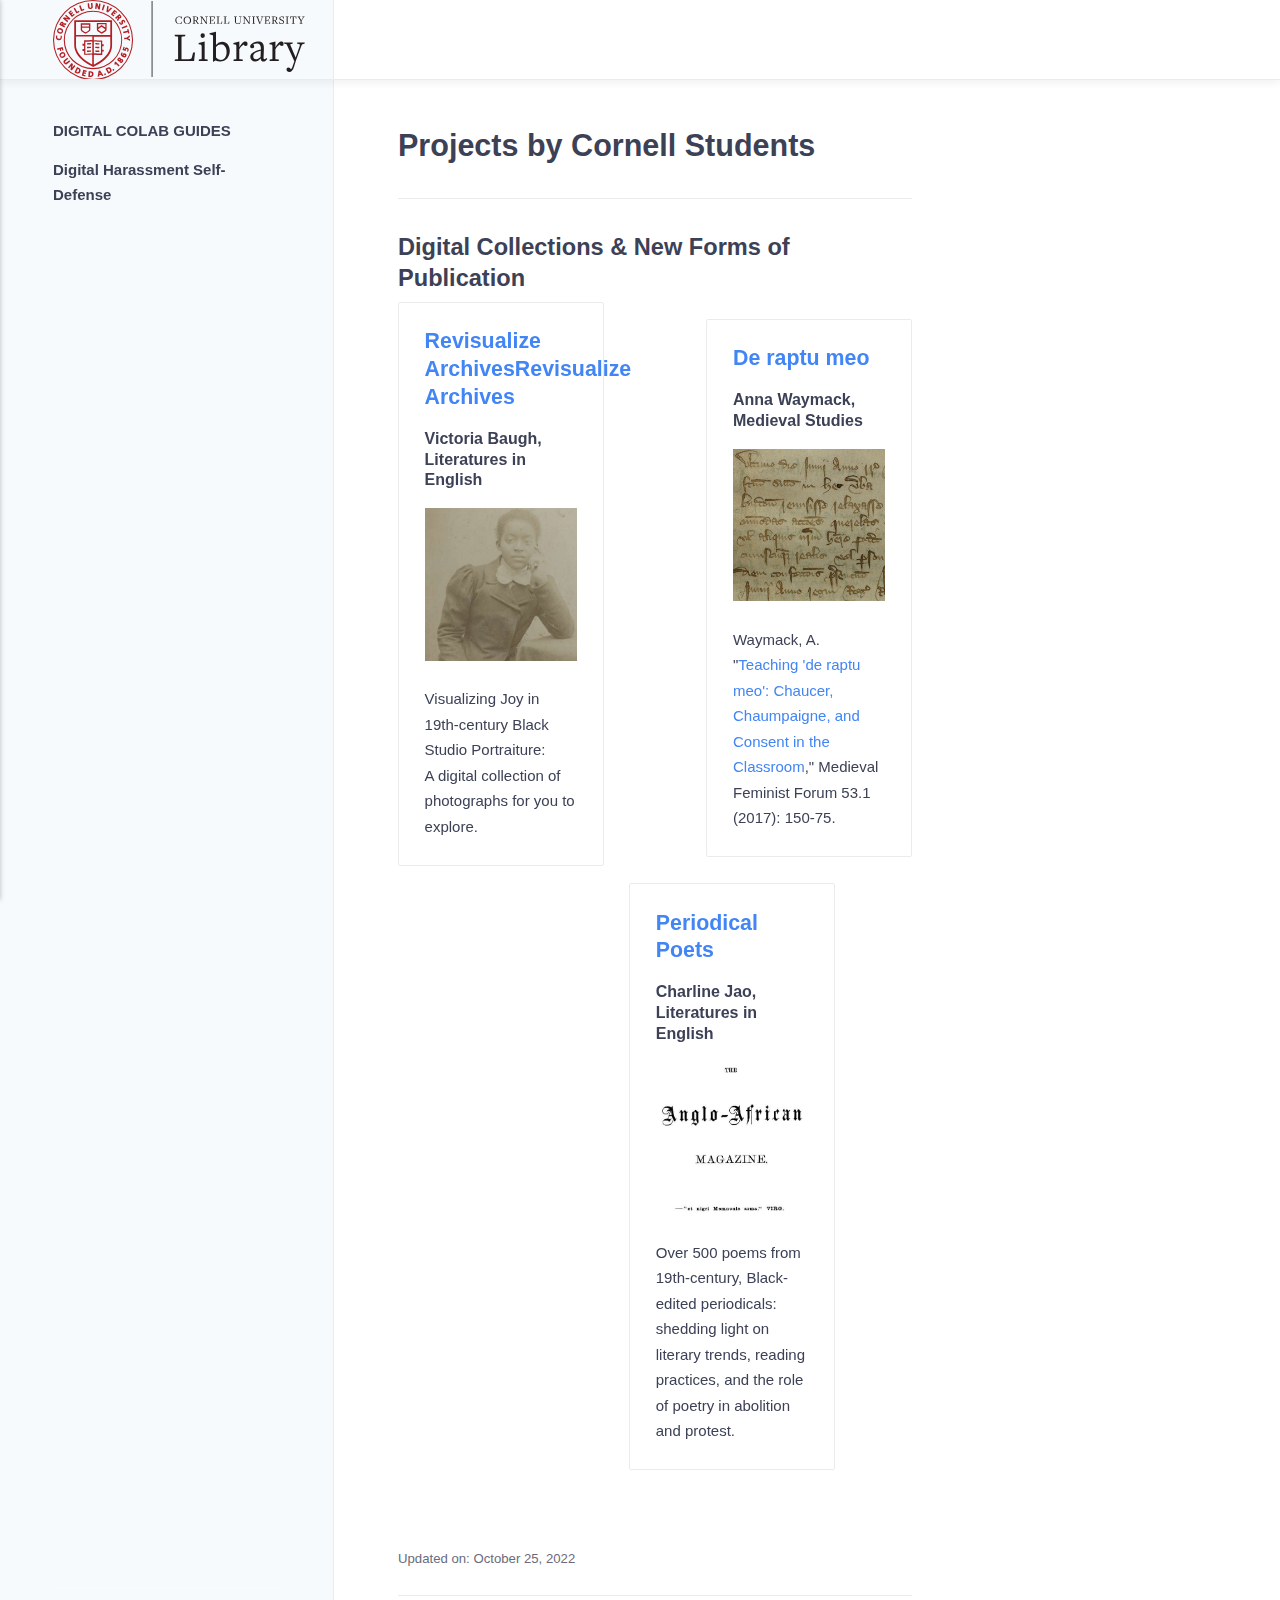
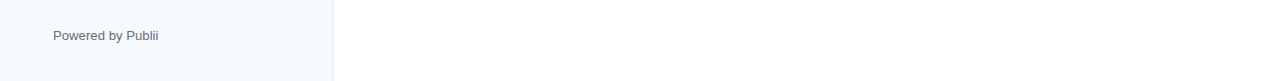
<file: student-projects/index.html>
<!DOCTYPE html><html lang="en-us"><head><meta charset="utf-8"><meta http-equiv="X-UA-Compatible" content="IE=edge"><meta name="viewport" content="width=device-width,initial-scale=1"><title>Projects by Cornell Students - Cornell CoLab&#x27;s Guides</title><meta name="description" content="Digital Collections &amp; New Forms of Publication Revisualize ArchivesRevisualize Archives Victoria Baugh, Literatures in English Visualizing Joy in 19th-century Black Studio Portraiture: A digital collection&hellip;"><meta name="generator" content="Publii Open-Source CMS for Static Site"><link rel="canonical" href="https://cornellcolab.github.io/guides/student-projects/"><link rel="alternate" type="application/atom+xml" href="https://cornellcolab.github.io/guides/feed.xml"><link rel="alternate" type="application/json" href="https://cornellcolab.github.io/guides/feed.json"><meta property="og:title" content="Projects by Cornell Students"><meta property="og:image" content="https://cornellcolab.github.io/guides/media/website/Library_Web_Red-2.svg"><meta property="og:image:width" content="220"><meta property="og:image:height" content="69"><meta property="og:site_name" content="Cornell CoLab's Guides"><meta property="og:description" content="Digital Collections &amp; New Forms of Publication Revisualize ArchivesRevisualize Archives Victoria Baugh, Literatures in English Visualizing Joy in 19th-century Black Studio Portraiture: A digital collection&hellip;"><meta property="og:url" content="https://cornellcolab.github.io/guides//student-projects/"><meta property="og:type" content="article"><link rel="stylesheet" href="https://cornellcolab.github.io/guides/assets/css/style.css?v=904dede48421f507afa42b80ecdb14a8"><link rel="stylesheet" href="https://cornellcolab.github.io/guides/assets/css/prism-dark.css?v=4cc85e12ca94c0614c9359a37eb69a0c"><script type="application/ld+json">{"@context":"http://schema.org","@type":"Article","mainEntityOfPage":{"@type":"WebPage","@id":"https://cornellcolab.github.io/guides/student-projects/"},"headline":"Projects by Cornell Students","datePublished":"2022-10-17T12:09-04:00","dateModified":"2022-10-25T09:13-04:00","image":{"@type":"ImageObject","url":"https://cornellcolab.github.io/guides/media/website/Library_Web_Red-2.svg","height":69,"width":220},"description":"Digital Collections &amp; New Forms of Publication Revisualize ArchivesRevisualize Archives Victoria Baugh, Literatures in English Visualizing Joy in 19th-century Black Studio Portraiture: A digital collection&hellip;","author":{"@type":"Person","name":"The Digital CoLab at Cornell University Library","url":"https://cornellcolab.github.io/guides/authors/the-digital-colab-at-cornell-university-library/"},"publisher":{"@type":"Organization","name":"The Digital CoLab at Cornell University Library","logo":{"@type":"ImageObject","url":"https://cornellcolab.github.io/guides/media/website/Library_Web_Red-2.svg","height":69,"width":220}}}</script></head><body><header class="top"><div class="top__logo"><a class="logo" href="https://cornellcolab.github.io/guides/"><img src="https://cornellcolab.github.io/guides/media/website/Library_Web_Red-2.svg" alt="Cornell CoLab&#x27;s Guides" width="220" height="69"></a></div><button class="navbar__toggle" aria-label="Menu" aria-haspopup="true" aria-expanded="false"><span class="navbar__toggle-box"><span class="navbar__toggle-inner">Menu</span></span></button></header><main class="main"><div class="main__left"><div class="main__left-inner"><div class="main__left-content"><article class="post"><header><h1 class="post__title">Projects by Cornell Students</h1></header><div class="post__entry"><h2>Digital Collections &amp; New Forms of Publication</h2><aside class="post__note post__note--left"><h3><a href="http://revisualizearchives.com/">Revisualize Archives</a><a href="http://revisualizearchives.com/" target="_blank" rel="noopener noreferrer">Revisualize Archives</a></h3><h6>Victoria Baugh,<br>Literatures in English</h6><figure class="post__image"><img loading="lazy" src="https://cornellcolab.github.io/guides/media/posts/4//revisualizeJoy2.jpeg" alt="" width="269" height="269" sizes="(max-width: 768px) 100vw, 768px" srcset="https://cornellcolab.github.io/guides/media/posts/4//responsive/revisualizeJoy2-xs.jpeg 300w, https://cornellcolab.github.io/guides/media/posts/4//responsive/revisualizeJoy2-sm.jpeg 480w, https://cornellcolab.github.io/guides/media/posts/4//responsive/revisualizeJoy2-md.jpeg 768w"></figure><p>Visualizing Joy in 19th-century Black Studio Portraiture:<br>A digital collection of photographs for you to explore.</p></aside><aside class="post__note"><h3><a href="http://chaumpaigne.org/" target="_blank" rel="noopener noreferrer">De raptu meo</a></h3><h6>Anna Waymack,<br>Medieval Studies</h6><figure class="post__image"><img loading="lazy" src="https://cornellcolab.github.io/guides/media/posts/4/duraptuMeo1-2.png" alt="" width="273" height="273" sizes="(max-width: 768px) 100vw, 768px" srcset="https://cornellcolab.github.io/guides/media/posts/4/responsive/duraptuMeo1-2-xs.png 300w, https://cornellcolab.github.io/guides/media/posts/4/responsive/duraptuMeo1-2-sm.png 480w, https://cornellcolab.github.io/guides/media/posts/4/responsive/duraptuMeo1-2-md.png 768w"></figure><p>Waymack, A. "<a href="https://scholarworks.wmich.edu/cgi/viewcontent.cgi?article=2092&amp;context=mff" target="_blank" rel="noopener noreferrer">Teaching 'de raptu meo': Chaucer, Chaumpaigne, and Consent in the Classroom</a>," Medieval Feminist Forum 53.1 (2017): 150-75.</p></aside><aside class="post__note post__note--left"><h3><a href="http://periodicalpoets.com/" target="_blank" rel="noopener noreferrer">Periodical</a><a href="http://periodicalpoets.com/" target="_blank" rel="noopener noreferrer"> Poets</a></h3><h6>Charline Jao,<br>Literatures in English</h6><figure class="post__image"><img loading="lazy" src="https://cornellcolab.github.io/guides/media/posts/4/periodicalPoets1.jpg" alt="" width="278" height="278" sizes="(max-width: 768px) 100vw, 768px" srcset="https://cornellcolab.github.io/guides/media/posts/4/responsive/periodicalPoets1-xs.jpg 300w, https://cornellcolab.github.io/guides/media/posts/4/responsive/periodicalPoets1-sm.jpg 480w, https://cornellcolab.github.io/guides/media/posts/4/responsive/periodicalPoets1-md.jpg 768w"></figure><p>Over 500 poems from 19th-century, Black-edited periodicals: shedding light on literary trends, reading practices, and the role of poetry in abolition and protest.</p></aside></div><footer><div class="post__footer-top"><div class="post__meta"><span>Updated on: <time datetime="2022-10-25T09:13">October 25, 2022</time></span></div><div class="post__share"><button class="post__share-button js-post__share-button" aria-label="Share"><svg><use xlink:href="https://cornellcolab.github.io/guides/assets/svg/svg-map.svg#share"></use></svg></button><div class="post__share-popup js-post__share-popup"></div></div></div><div class="post__footer-bottom"></div></footer></article></div></div></div><div class="main__right"><div class="main__right-inner"><nav class="navbar"><ul class="navbar__menu"><li><span class="is-separator">DIGITAL COLAB GUIDES</span></li><li><a href="https://cornellcolab.github.io/guides/harassment/" target="_self">Digital Harassment Self-Defense</a></li></ul></nav><div class="footer main__right-footer"><div class="footer__copy">Powered by Publii</div></div></div></div></main><footer class="footer"><div class="footer__wrap"><div class="footer__inner"><div class="footer__copy">Powered by Publii</div></div></div></footer><div class="post__progress" id="js-post__progress" aria-hidden="true"></div><script>window.publiiThemeMenuConfig = {    
        mobileMenuMode: 'sidebar',        
        submenuWidth: 300,        
        mobileMenuExpandableSubmenus: true,
        isHoverMenu: false,
        ariaButtonAttribute: 'aria-expanded',
   };</script><script defer="defer" src="https://cornellcolab.github.io/guides/assets/js/scripts.min.js?v=2633843d0ec7bc1192485f15a75eb96d"></script><script>var images = document.querySelectorAll('img[loading]');

        for (var i = 0; i < images.length; i++) {
            if (images[i].complete) {
                images[i].classList.add('is-loaded');
            } else {
                images[i].addEventListener('load', function () {
                    this.classList.add('is-loaded');
                }, false);
            }
        }</script><script defer="defer" src="https://cornellcolab.github.io/guides/assets/js/prism.js?v=3f40a85448916137440d70109f6ef21e"></script><script defer="defer" src="https://cornellcolab.github.io/guides/assets/js/prism-line-numbers.min.js?v=13275d3ac10d7028cf6a6f5da276f68c"></script><script defer="defer" src="https://cornellcolab.github.io/guides/assets/js/clipboard.min.js?v=ad98572d415d2f2452845a6068a913c0"></script><script defer="defer" src="https://cornellcolab.github.io/guides/assets/js/prism-copy-to-clipboard.min.js?v=57b50bd6f44169b9bab177133c984653"></script></body></html>
</file>
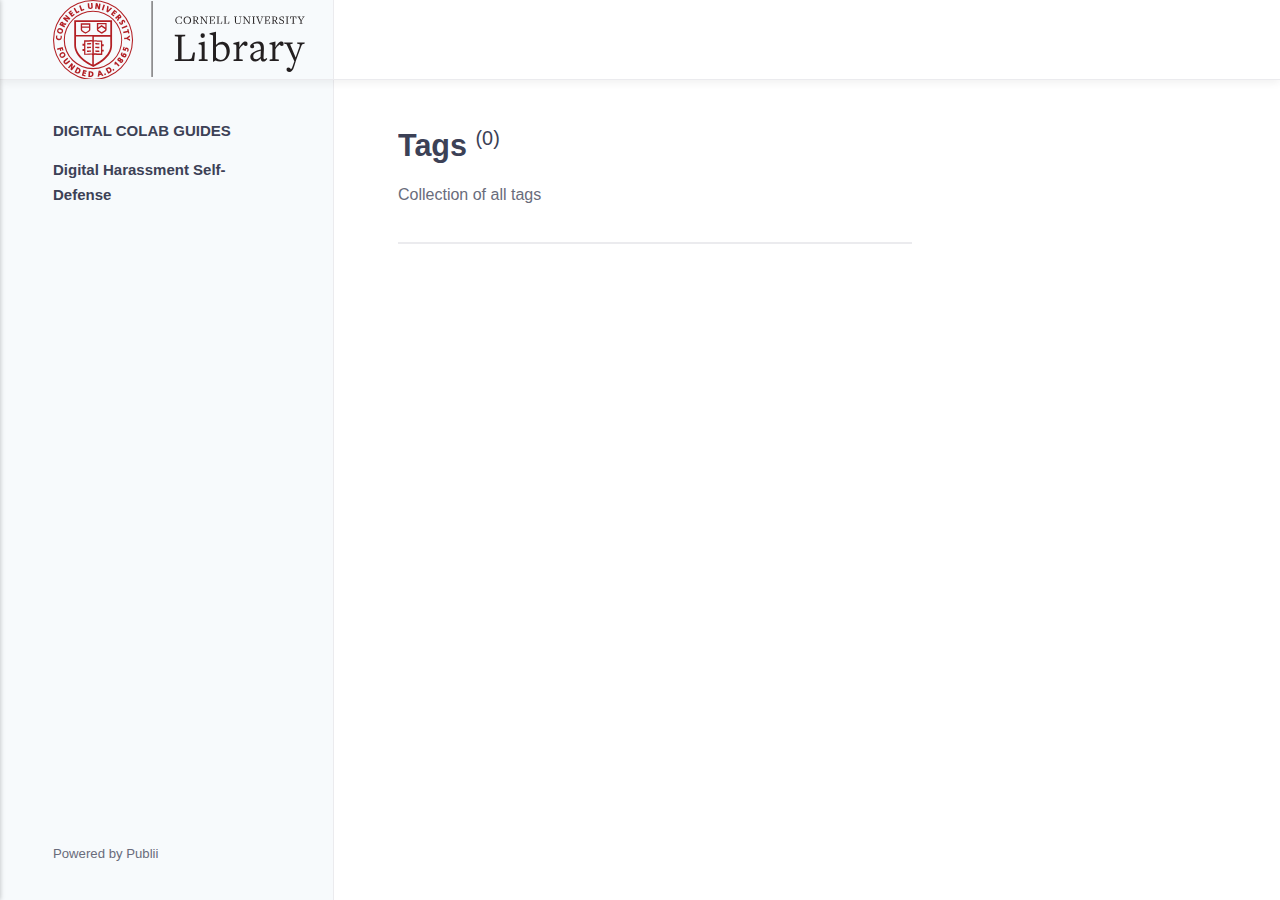
<file: tags/index.html>
<!DOCTYPE html><html lang="en-us"><head><meta charset="utf-8"><meta http-equiv="X-UA-Compatible" content="IE=edge"><meta name="viewport" content="width=device-width,initial-scale=1"><title>All tags - Cornell CoLab&#x27;s Guides</title><meta name="robots" content="noindex, follow"><meta name="generator" content="Publii Open-Source CMS for Static Site"><link rel="alternate" type="application/atom+xml" href="https://cornellcolab.github.io/guides/feed.xml"><link rel="alternate" type="application/json" href="https://cornellcolab.github.io/guides/feed.json"><meta property="og:title" content="Cornell CoLab's Guides"><meta property="og:image" content="https://cornellcolab.github.io/guides/media/website/Library_Web_Red-2.svg"><meta property="og:image:width" content="220"><meta property="og:image:height" content="69"><meta property="og:site_name" content="Cornell CoLab's Guides"><meta property="og:description" content=""><meta property="og:url" content="https://cornellcolab.github.io/guides/tags/"><meta property="og:type" content="website"><link rel="stylesheet" href="https://cornellcolab.github.io/guides/assets/css/style.css?v=904dede48421f507afa42b80ecdb14a8"><link rel="stylesheet" href="https://cornellcolab.github.io/guides/assets/css/prism-dark.css?v=4cc85e12ca94c0614c9359a37eb69a0c"><script type="application/ld+json">{"@context":"http://schema.org","@type":"Organization","name":"Cornell CoLab's Guides","logo":"https://cornellcolab.github.io/guides/media/website/Library_Web_Red-2.svg","url":"https://cornellcolab.github.io/guides/"}</script></head><body><header class="top"><div class="top__logo"><a class="logo" href="https://cornellcolab.github.io/guides/"><img src="https://cornellcolab.github.io/guides/media/website/Library_Web_Red-2.svg" alt="Cornell CoLab&#x27;s Guides" width="220" height="69"></a></div><button class="navbar__toggle" aria-label="Menu" aria-haspopup="true" aria-expanded="false"><span class="navbar__toggle-box"><span class="navbar__toggle-inner">Menu</span></span></button></header><main class="main page page--tags"><div class="main__left"><div class="main__left-inner"><div class="main__left-content"><article><header class="page__header"><h1 class="page__title">Tags <sup>(0)</sup></h1><p class="page__desc">Collection of all tags</p></header><ul class="list"></ul></article></div></div></div><div class="main__right"><div class="main__right-inner"><nav class="navbar"><ul class="navbar__menu"><li><span class="is-separator">DIGITAL COLAB GUIDES</span></li><li><a href="https://cornellcolab.github.io/guides/harassment/" target="_self">Digital Harassment Self-Defense</a></li></ul></nav><div class="footer main__right-footer"><div class="footer__copy">Powered by Publii</div></div></div></div></main><footer class="footer"><div class="footer__wrap"><div class="footer__inner"><div class="footer__copy">Powered by Publii</div></div></div></footer><script>window.publiiThemeMenuConfig = {    
        mobileMenuMode: 'sidebar',        
        submenuWidth: 300,        
        mobileMenuExpandableSubmenus: true,
        isHoverMenu: false,
        ariaButtonAttribute: 'aria-expanded',
   };</script><script defer="defer" src="https://cornellcolab.github.io/guides/assets/js/scripts.min.js?v=2633843d0ec7bc1192485f15a75eb96d"></script><script>var images = document.querySelectorAll('img[loading]');

        for (var i = 0; i < images.length; i++) {
            if (images[i].complete) {
                images[i].classList.add('is-loaded');
            } else {
                images[i].addEventListener('load', function () {
                    this.classList.add('is-loaded');
                }, false);
            }
        }</script><script defer="defer" src="https://cornellcolab.github.io/guides/assets/js/prism.js?v=3f40a85448916137440d70109f6ef21e"></script><script defer="defer" src="https://cornellcolab.github.io/guides/assets/js/prism-line-numbers.min.js?v=13275d3ac10d7028cf6a6f5da276f68c"></script><script defer="defer" src="https://cornellcolab.github.io/guides/assets/js/clipboard.min.js?v=ad98572d415d2f2452845a6068a913c0"></script><script defer="defer" src="https://cornellcolab.github.io/guides/assets/js/prism-copy-to-clipboard.min.js?v=57b50bd6f44169b9bab177133c984653"></script></body></html>
</file>
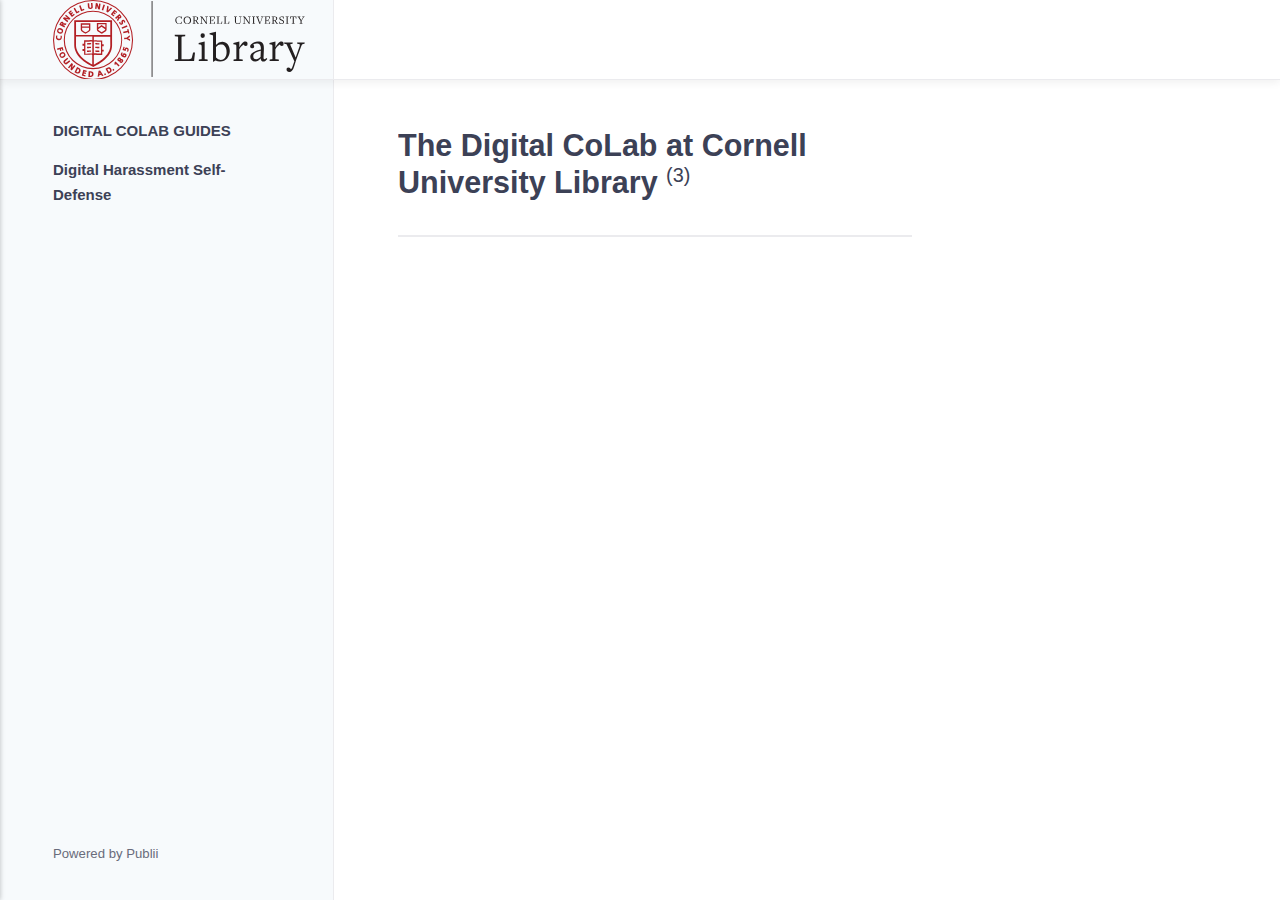
<file: authors/the-digital-colab-at-cornell-university-library/index.html>
<!DOCTYPE html><html lang="en-us"><head><meta charset="utf-8"><meta http-equiv="X-UA-Compatible" content="IE=edge"><meta name="viewport" content="width=device-width,initial-scale=1"><title>Author: The Digital CoLab at Cornell University Library - Cornell CoLab&#x27;s Guides</title><meta name="robots" content="noindex, follow"><meta name="generator" content="Publii Open-Source CMS for Static Site"><link rel="alternate" type="application/atom+xml" href="https://cornellcolab.github.io/guides/feed.xml"><link rel="alternate" type="application/json" href="https://cornellcolab.github.io/guides/feed.json"><meta property="og:title" content="The Digital CoLab at Cornell University Library"><meta property="og:image" content="https://cornellcolab.github.io/guides/media/website/Library_Web_Red-2.svg"><meta property="og:image:width" content="220"><meta property="og:image:height" content="69"><meta property="og:site_name" content="Cornell CoLab's Guides"><meta property="og:description" content=""><meta property="og:url" content="https://cornellcolab.github.io/guides/authors/the-digital-colab-at-cornell-university-library/"><meta property="og:type" content="website"><link rel="stylesheet" href="https://cornellcolab.github.io/guides/assets/css/style.css?v=904dede48421f507afa42b80ecdb14a8"><link rel="stylesheet" href="https://cornellcolab.github.io/guides/assets/css/prism-dark.css?v=4cc85e12ca94c0614c9359a37eb69a0c"><script type="application/ld+json">{"@context":"http://schema.org","@type":"Organization","name":"Cornell CoLab's Guides","logo":"https://cornellcolab.github.io/guides/media/website/Library_Web_Red-2.svg","url":"https://cornellcolab.github.io/guides/"}</script></head><body><header class="top"><div class="top__logo"><a class="logo" href="https://cornellcolab.github.io/guides/"><img src="https://cornellcolab.github.io/guides/media/website/Library_Web_Red-2.svg" alt="Cornell CoLab&#x27;s Guides" width="220" height="69"></a></div><button class="navbar__toggle" aria-label="Menu" aria-haspopup="true" aria-expanded="false"><span class="navbar__toggle-box"><span class="navbar__toggle-inner">Menu</span></span></button></header><main class="main page page--author"><div class="main__left"><div class="main__left-inner"><div class="main__left-content"><article><header class="page__header page--author__header"><div><h1 class="page__title">The Digital CoLab at Cornell University Library <sup>(3)</sup></h1></div></header><ul class="list"></ul></article></div></div></div><div class="main__right"><div class="main__right-inner"><nav class="navbar"><ul class="navbar__menu"><li><span class="is-separator">DIGITAL COLAB GUIDES</span></li><li><a href="https://cornellcolab.github.io/guides/harassment/" target="_self">Digital Harassment Self-Defense</a></li></ul></nav><div class="footer main__right-footer"><div class="footer__copy">Powered by Publii</div></div></div></div></main><footer class="footer"><div class="footer__wrap"><div class="footer__inner"><div class="footer__copy">Powered by Publii</div></div></div></footer><script>window.publiiThemeMenuConfig = {    
        mobileMenuMode: 'sidebar',        
        submenuWidth: 300,        
        mobileMenuExpandableSubmenus: true,
        isHoverMenu: false,
        ariaButtonAttribute: 'aria-expanded',
   };</script><script defer="defer" src="https://cornellcolab.github.io/guides/assets/js/scripts.min.js?v=2633843d0ec7bc1192485f15a75eb96d"></script><script>var images = document.querySelectorAll('img[loading]');

        for (var i = 0; i < images.length; i++) {
            if (images[i].complete) {
                images[i].classList.add('is-loaded');
            } else {
                images[i].addEventListener('load', function () {
                    this.classList.add('is-loaded');
                }, false);
            }
        }</script><script defer="defer" src="https://cornellcolab.github.io/guides/assets/js/prism.js?v=3f40a85448916137440d70109f6ef21e"></script><script defer="defer" src="https://cornellcolab.github.io/guides/assets/js/prism-line-numbers.min.js?v=13275d3ac10d7028cf6a6f5da276f68c"></script><script defer="defer" src="https://cornellcolab.github.io/guides/assets/js/clipboard.min.js?v=ad98572d415d2f2452845a6068a913c0"></script><script defer="defer" src="https://cornellcolab.github.io/guides/assets/js/prism-copy-to-clipboard.min.js?v=57b50bd6f44169b9bab177133c984653"></script></body></html>
</file>
